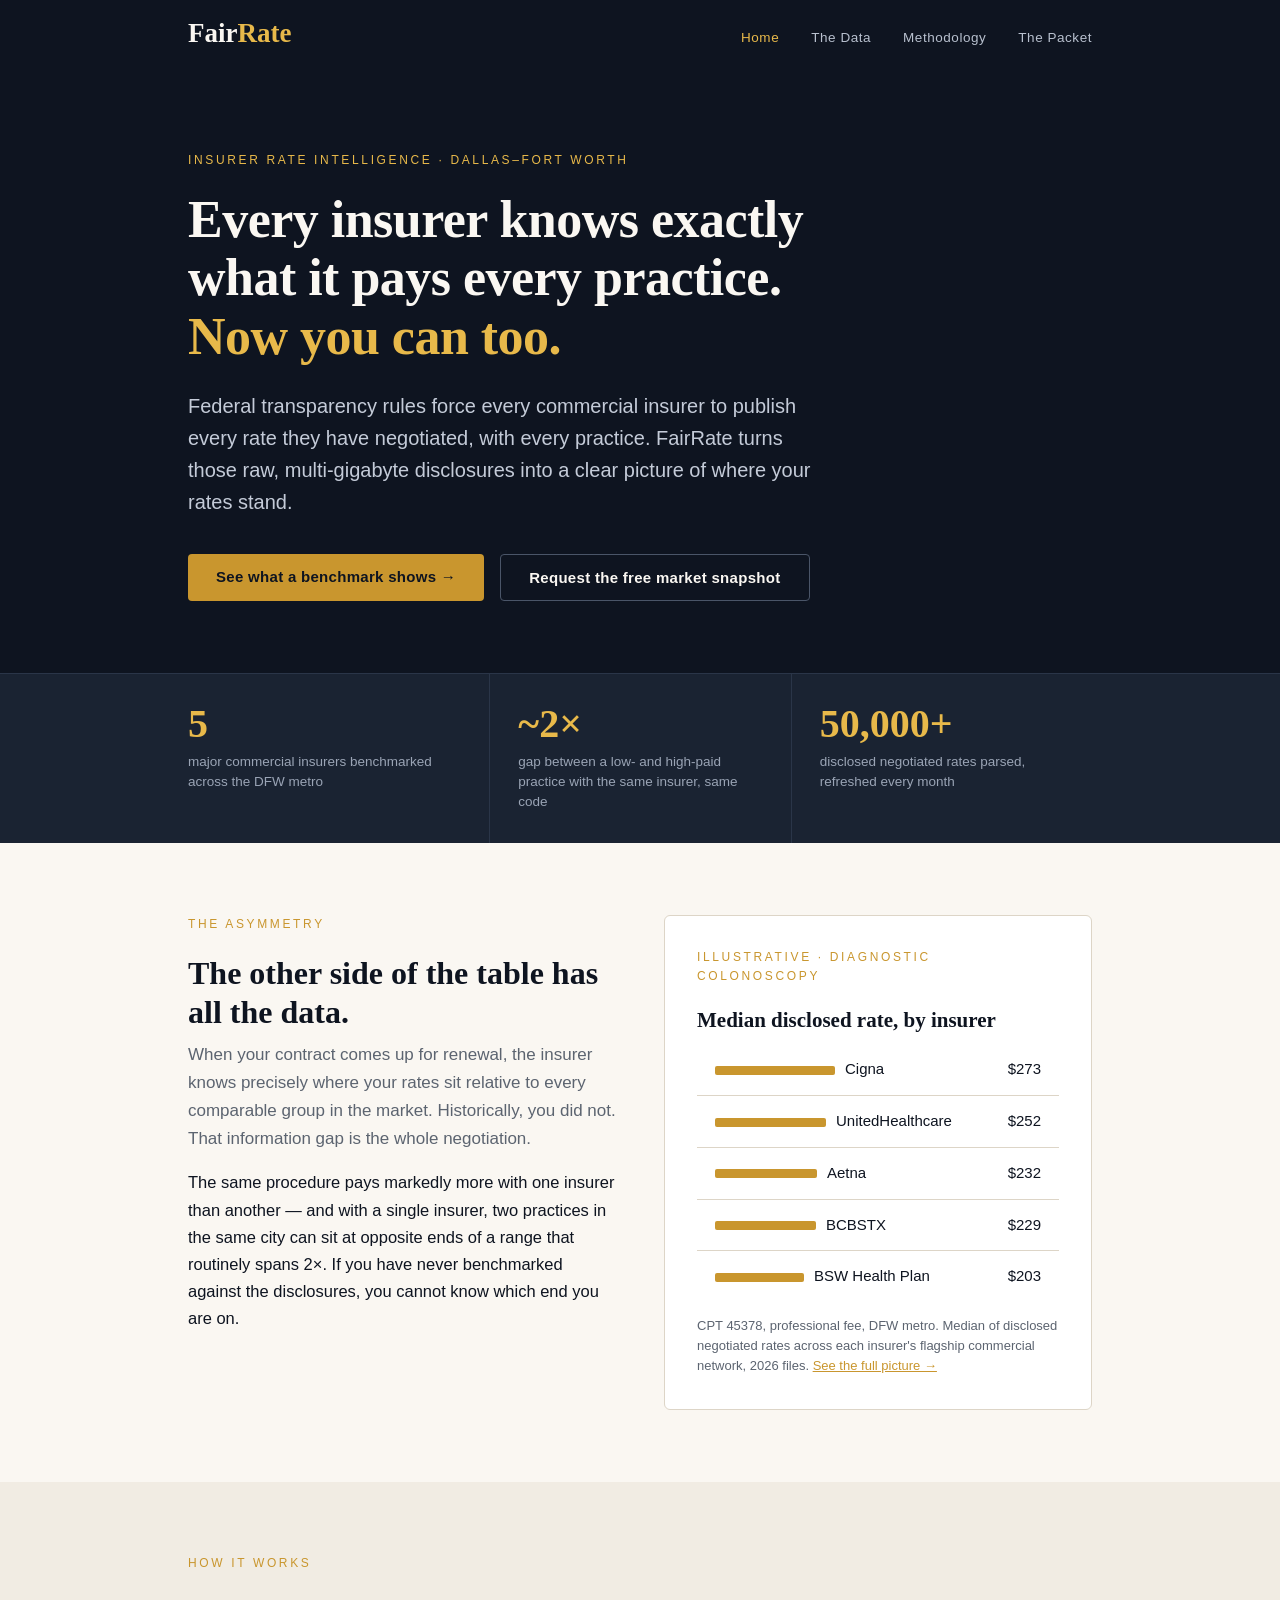
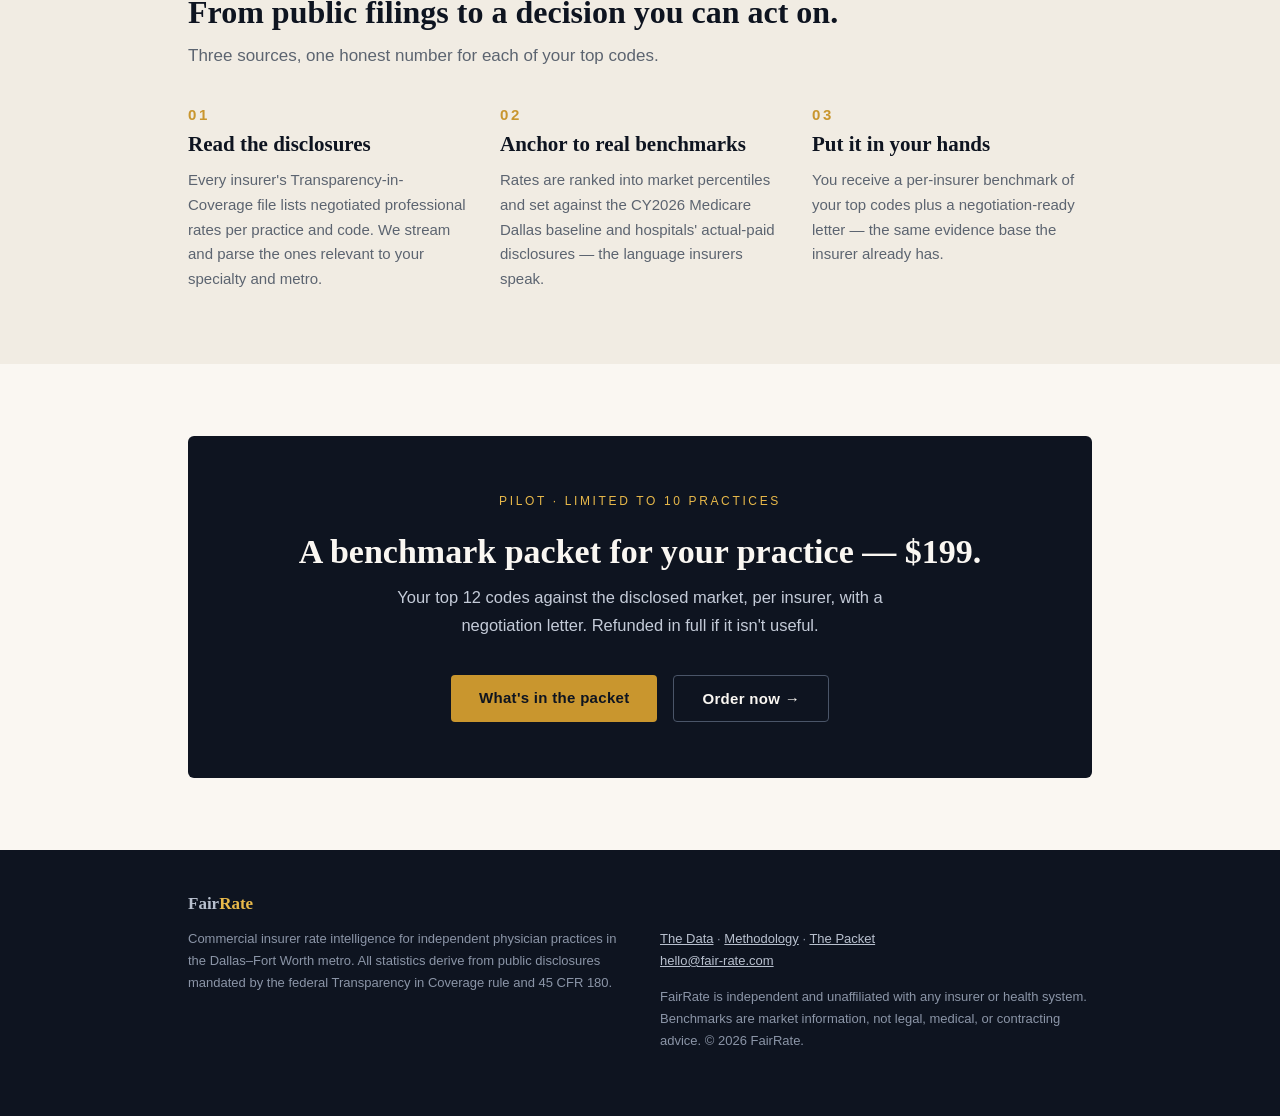
<file: index.html>
<!doctype html>
<html lang="en">
<head>
<meta charset="utf-8">
<meta name="viewport" content="width=device-width, initial-scale=1">
<title>FairRate — Commercial insurer rate benchmarks for independent DFW practices</title>
<meta name="description" content="Know what insurers actually pay. Rate benchmarks for independent Dallas–Fort Worth physician practices, built from federally mandated price-transparency disclosures.">
<meta property="og:type" content="website">
<meta property="og:site_name" content="FairRate">
<meta property="og:title" content="Every insurer knows what it pays every practice. Now you can too.">
<meta property="og:description" content="Commercial insurer rate benchmarks for independent Dallas–Fort Worth physician practices, from federally mandated price-transparency disclosures.">
<meta property="og:url" content="https://fair-rate.com/">
<meta property="og:image" content="https://fair-rate.com/og-image.png">
<meta property="og:image:width" content="1200">
<meta property="og:image:height" content="630">
<meta property="og:image:alt" content="FairRate — insurer rate intelligence for Dallas–Fort Worth practices">
<meta name="twitter:card" content="summary_large_image">
<meta name="twitter:image" content="https://fair-rate.com/og-image.png">
<link rel="stylesheet" href="styles.css">
</head>
<body>

<nav class="site"><div class="wrap">
  <a class="brand" href="/">Fair<em>Rate</em></a>
  <span class="spacer"></span>
  <a class="nl on" href="/">Home</a>
  <a class="nl" href="data.html">The Data</a>
  <a class="nl" href="methodology.html">Methodology</a>
  <a class="nl" href="packet.html">The Packet</a>
</div></nav>

<header class="hero"><div class="wrap">
  <div class="kicker">Insurer rate intelligence · Dallas–Fort Worth</div>
  <h1>Every insurer knows exactly what it pays every practice.<br><span class="hl">Now you can too.</span></h1>
  <p class="lede">Federal transparency rules force every commercial insurer to publish
  every rate they have negotiated, with every practice. FairRate turns those raw,
  multi-gigabyte disclosures into a clear picture of where your rates stand.</p>
  <div class="actions">
    <a class="btn gold" href="packet.html">See what a benchmark shows &rarr;</a>
    <a class="btn line" href="mailto:hello@fair-rate.com?subject=Send%20me%20the%20DFW%20GI%20benchmark">Request the free market snapshot</a>
  </div>
</div></header>

<div class="statband"><div class="wrap">
  <div class="stat"><div class="v">5</div><div class="l">major commercial insurers benchmarked across the DFW metro</div></div>
  <div class="stat"><div class="v">~2&times;</div><div class="l">gap between a low- and high-paid practice with the same insurer, same code</div></div>
  <div class="stat"><div class="v">50,000+</div><div class="l">disclosed negotiated rates parsed, refreshed every month</div></div>
</div></div>

<section><div class="wrap">
  <div class="cols2">
    <div>
      <div class="kicker" style="color:var(--amber)">The asymmetry</div>
      <h2 class="sec">The other side of the table has all the data.</h2>
      <p class="sub" style="margin-bottom:16px">When your contract comes up for renewal, the insurer knows precisely where your
      rates sit relative to every comparable group in the market. Historically, you did not.
      That information gap is the whole negotiation.</p>
      <p>The same procedure pays markedly more with one insurer than another — and with a single
      insurer, two practices in the same city can sit at opposite ends of a range that routinely
      spans 2&times;. If you have never benchmarked against the disclosures, you cannot know
      which end you are on.</p>
    </div>
    <div class="card">
      <div class="kicker" style="color:var(--amber)">Illustrative · diagnostic colonoscopy</div>
      <h3 style="margin-top:6px">Median disclosed rate, by insurer</h3>
      <table class="ladder" style="border:none">
        <tr><td><span class="bar" style="width:120px"></span>Cigna</td><td class="r mono">$273</td></tr>
        <tr><td><span class="bar" style="width:111px"></span>UnitedHealthcare</td><td class="r mono">$252</td></tr>
        <tr><td><span class="bar" style="width:102px"></span>Aetna</td><td class="r mono">$232</td></tr>
        <tr><td><span class="bar" style="width:101px"></span>BCBSTX</td><td class="r mono">$229</td></tr>
        <tr><td><span class="bar" style="width:89px"></span>BSW Health Plan</td><td class="r mono">$203</td></tr>
      </table>
      <p class="fine">CPT 45378, professional fee, DFW metro. Median of disclosed negotiated
      rates across each insurer's flagship commercial network, 2026 files.
      <a href="data.html">See the full picture &rarr;</a></p>
    </div>
  </div>
</div></section>

<section class="alt"><div class="wrap">
  <div class="kicker" style="color:var(--amber)">How it works</div>
  <h2 class="sec">From public filings to a decision you can act on.</h2>
  <p class="sub">Three sources, one honest number for each of your top codes.</p>
  <div class="cols3">
    <div class="step">
      <div class="n">01</div>
      <h3>Read the disclosures</h3>
      <p>Every insurer's Transparency-in-Coverage file lists negotiated professional
      rates per practice and code. We stream and parse the ones relevant to your
      specialty and metro.</p>
    </div>
    <div class="step">
      <div class="n">02</div>
      <h3>Anchor to real benchmarks</h3>
      <p>Rates are ranked into market percentiles and set against the CY2026 Medicare
      Dallas baseline and hospitals' actual-paid disclosures — the language insurers speak.</p>
    </div>
    <div class="step">
      <div class="n">03</div>
      <h3>Put it in your hands</h3>
      <p>You receive a per-insurer benchmark of your top codes plus a negotiation-ready
      letter — the same evidence base the insurer already has.</p>
    </div>
  </div>
</div></section>

<section><div class="wrap">
  <div class="card" style="background:var(--ink); color:var(--paper); border:none; text-align:center; padding:56px 40px;">
    <div class="kicker">Pilot · limited to 10 practices</div>
    <h2 class="sec" style="color:var(--paper); font-size:34px;">A benchmark packet for your practice — $199.</h2>
    <p style="color:#C4CBD8; max-width:560px; margin:12px auto 28px;">Your top 12 codes against
    the disclosed market, per insurer, with a negotiation letter. Refunded in full if it isn't useful.</p>
    <div class="actions" style="justify-content:center">
      <a class="btn gold" href="packet.html">What's in the packet</a>
      <a class="btn line" href="https://buy.stripe.com/9B69AM9zvcLVguZasfeQM00">Order now &rarr;</a>
    </div>
  </div>
</div></section>

<footer class="site"><div class="wrap">
  <a class="brand" href="/">Fair<em>Rate</em></a>
  <div class="cols2">
    <div>
      <p>Commercial insurer rate intelligence for independent physician practices in the
      Dallas–Fort Worth metro. All statistics derive from public disclosures mandated by the
      federal Transparency in Coverage rule and 45 CFR 180.</p>
    </div>
    <div>
      <p><a href="data.html">The Data</a> · <a href="methodology.html">Methodology</a> ·
      <a href="packet.html">The Packet</a><br>
      <a href="mailto:hello@fair-rate.com">hello@fair-rate.com</a></p>
      <p style="margin-top:14px">FairRate is independent and unaffiliated with any insurer or
      health system. Benchmarks are market information, not legal, medical, or contracting advice.
      &copy; 2026 FairRate.</p>
    </div>
  </div>
</div></footer>

</body>
</html>
</file>
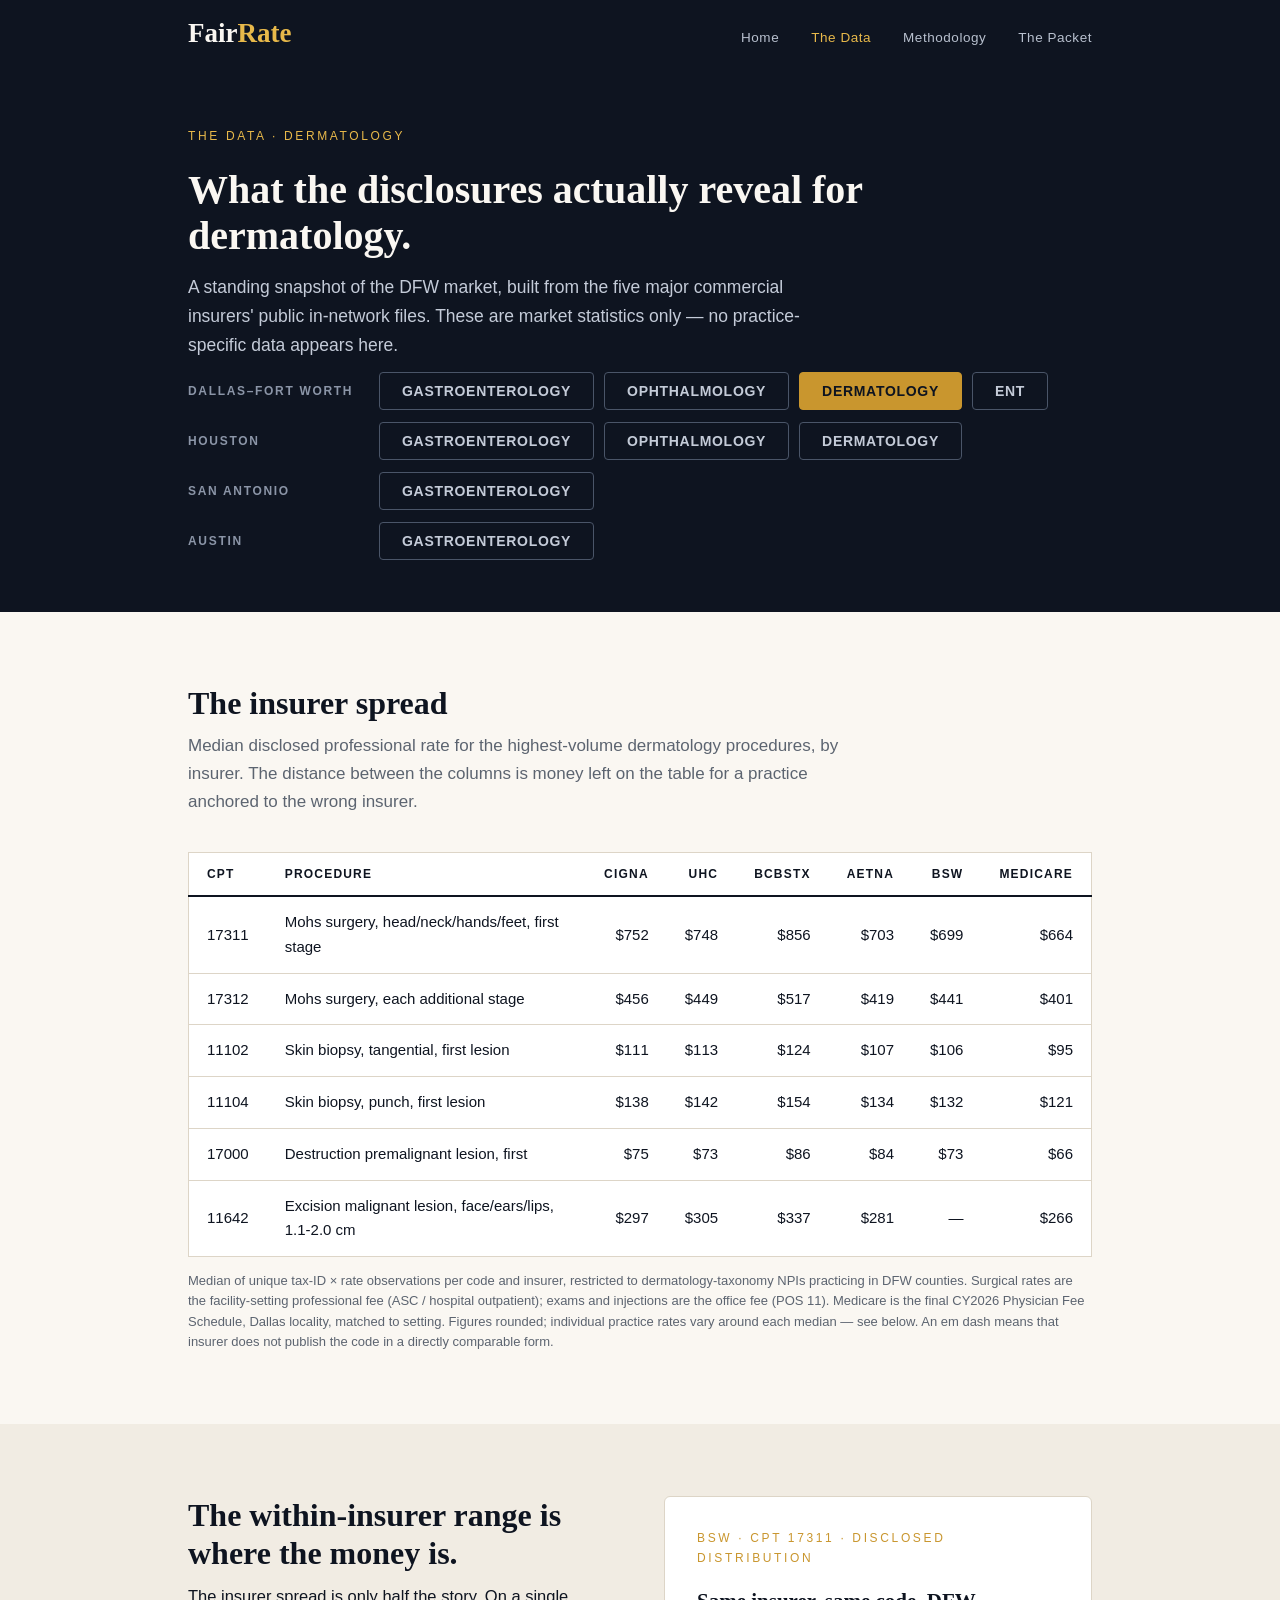
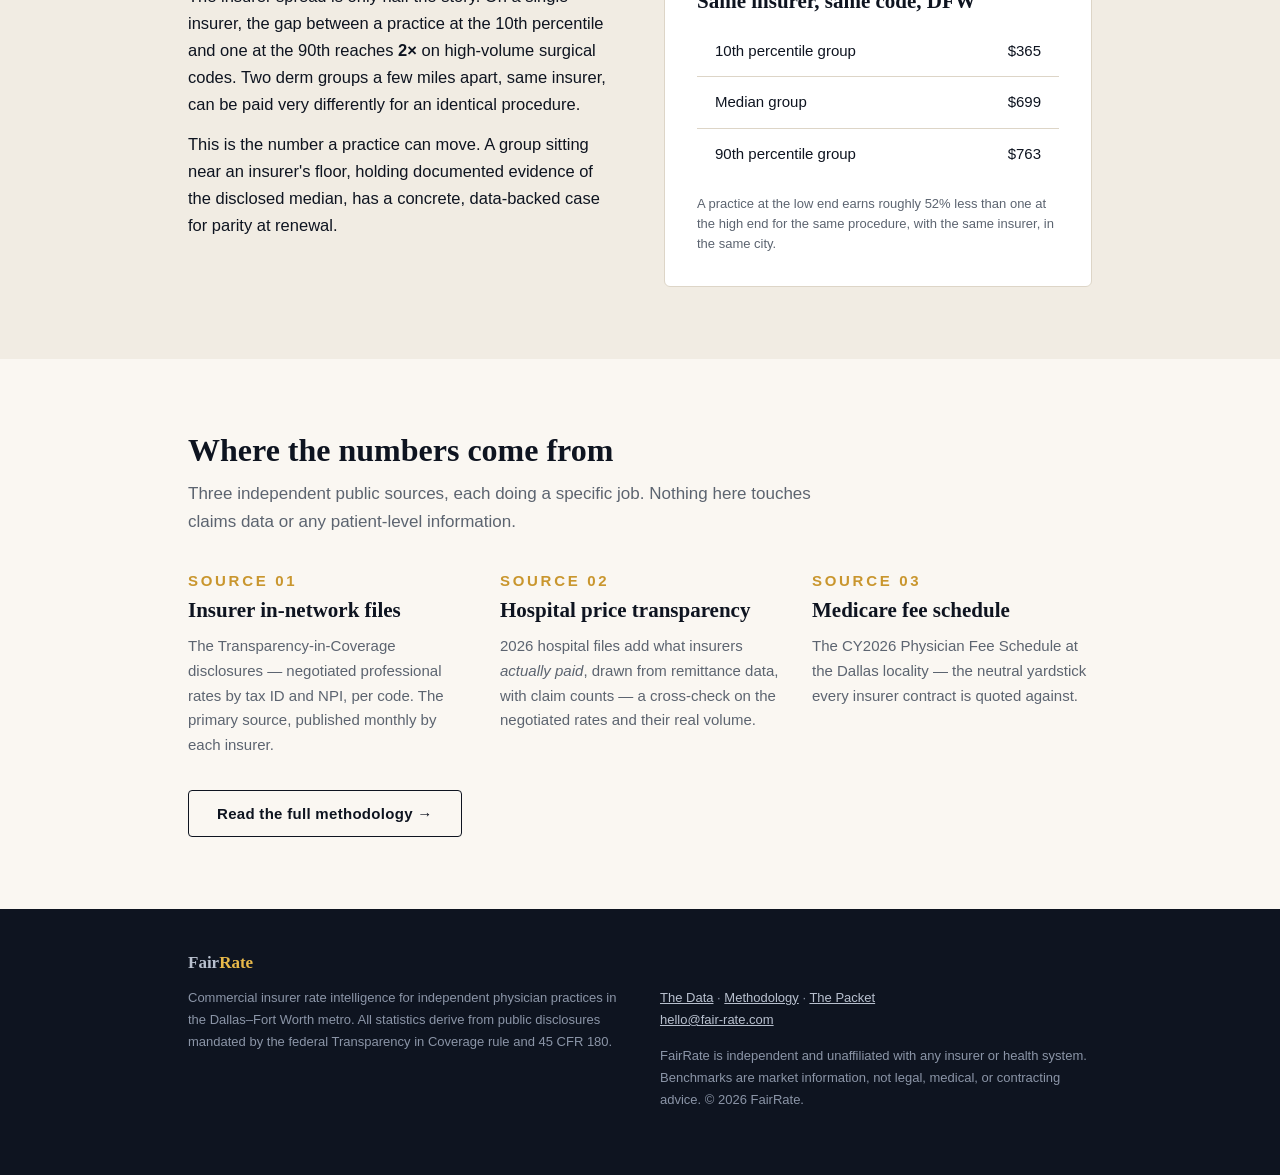
<file: data-derm.html>
<!doctype html>
<html lang="en">
<head>
<meta charset="utf-8">
<meta name="viewport" content="width=device-width, initial-scale=1">
<title>The Data · Dermatology — FairRate</title>
<meta name="description" content="What the commercial insurer disclosures reveal about DFW dermatology rates: the insurer spread, the within-insurer range, and where the numbers come from.">
<link rel="stylesheet" href="styles.css">
</head>
<body>

<nav class="site"><div class="wrap">
  <a class="brand" href="/">Fair<em>Rate</em></a>
  <span class="spacer"></span>
  <a class="nl" href="/">Home</a>
  <a class="nl on" href="data.html">The Data</a>
  <a class="nl" href="methodology.html">Methodology</a>
  <a class="nl" href="packet.html">The Packet</a>
</div></nav>

<header class="page-hero"><div class="wrap">
  <div class="kicker">The Data · Dermatology</div>
  <h1>What the disclosures actually reveal for dermatology.</h1>
  <p>A standing snapshot of the DFW market, built from the five major commercial insurers' public in-network files. These are market statistics only — no practice-specific data appears here.</p>
  <div class="spec-picker-row">
    <span class="spec-picker-metro">Dallas–Fort Worth</span>
    <div class="spec-picker">
      <a href="data.html">Gastroenterology</a>
      <a href="data-ophtho.html">Ophthalmology</a>
      <a class="on" aria-current="page" href="data-derm.html">Dermatology</a>
      <a href="data-ent.html">ENT</a>
    </div>
  </div>
  <div class="spec-picker-row">
    <span class="spec-picker-metro">Houston</span>
    <div class="spec-picker">
      <a href="data-hou-gi.html">Gastroenterology</a>
      <a href="data-hou-ophtho.html">Ophthalmology</a>
      <a href="data-hou-derm.html">Dermatology</a>
    </div>
  </div>
  <div class="spec-picker-row">
    <span class="spec-picker-metro">San Antonio</span>
    <div class="spec-picker">
      <a href="data-sat-gi.html">Gastroenterology</a>
    </div>
  </div>
  <div class="spec-picker-row">
    <span class="spec-picker-metro">Austin</span>
    <div class="spec-picker">
      <a href="data-aus-gi.html">Gastroenterology</a>
    </div>
  </div>
</div></header>

<section><div class="wrap">
  <h2 class="sec">The insurer spread</h2>
  <p class="sub">Median disclosed professional rate for the highest-volume dermatology procedures,
  by insurer. The distance between the columns is money left on the table
  for a practice anchored to the wrong insurer.</p>
  <p class="scroll-hint">Swipe the table sideways to see every insurer and Medicare &rarr;</p>
  <div class="scroll-x">
  <table class="ladder">
    <tr>
      <th>CPT</th><th>Procedure</th>
      <th class="r">Cigna</th><th class="r">UHC</th><th class="r">BCBSTX</th><th class="r">Aetna</th><th class="r">BSW</th><th class="r">Medicare</th>
    </tr>
    <tr><td class="mono">17311</td><td>Mohs surgery, head/neck/hands/feet, first stage</td>
      <td class="r mono">$752</td><td class="r mono">$748</td><td class="r mono">$856</td><td class="r mono">$703</td><td class="r mono">$699</td><td class="r mono">$664</td></tr>
    <tr><td class="mono">17312</td><td>Mohs surgery, each additional stage</td>
      <td class="r mono">$456</td><td class="r mono">$449</td><td class="r mono">$517</td><td class="r mono">$419</td><td class="r mono">$441</td><td class="r mono">$401</td></tr>
    <tr><td class="mono">11102</td><td>Skin biopsy, tangential, first lesion</td>
      <td class="r mono">$111</td><td class="r mono">$113</td><td class="r mono">$124</td><td class="r mono">$107</td><td class="r mono">$106</td><td class="r mono">$95</td></tr>
    <tr><td class="mono">11104</td><td>Skin biopsy, punch, first lesion</td>
      <td class="r mono">$138</td><td class="r mono">$142</td><td class="r mono">$154</td><td class="r mono">$134</td><td class="r mono">$132</td><td class="r mono">$121</td></tr>
    <tr><td class="mono">17000</td><td>Destruction premalignant lesion, first</td>
      <td class="r mono">$75</td><td class="r mono">$73</td><td class="r mono">$86</td><td class="r mono">$84</td><td class="r mono">$73</td><td class="r mono">$66</td></tr>
    <tr><td class="mono">11642</td><td>Excision malignant lesion, face/ears/lips, 1.1-2.0 cm</td>
      <td class="r mono">$297</td><td class="r mono">$305</td><td class="r mono">$337</td><td class="r mono">$281</td><td class="r mono">—</td><td class="r mono">$266</td></tr>
  </table>
  </div>
  <p class="fine">Median of unique tax-ID &times; rate observations per code and insurer, restricted
  to dermatology-taxonomy NPIs practicing in DFW counties. Surgical rates are the
  facility-setting professional fee (ASC / hospital outpatient); exams and injections are
  the office fee (POS 11). Medicare is the final CY2026 Physician Fee Schedule, Dallas
  locality, matched to setting. Figures rounded; individual practice rates vary around
  each median — see below. An em dash means that insurer does not publish the code in a
  directly comparable form.</p>
</div></section>

<section class="alt"><div class="wrap">
  <div class="cols2">
    <div>
      <h2 class="sec">The within-insurer range is where the money is.</h2>
      <p>The insurer spread is only half the story. On a single insurer, the gap between a
      practice at the 10th percentile and one at the 90th reaches
      <strong>2&times;</strong> on high-volume surgical codes. Two derm groups a few
      miles apart, same insurer, can be paid very differently for an identical procedure.</p>
      <p>This is the number a practice can move. A group sitting near an insurer's floor,
      holding documented evidence of the disclosed median, has a concrete, data-backed
      case for parity at renewal.</p>
    </div>
    <div class="card">
      <div class="kicker" style="color:var(--amber)">BSW · CPT 17311 · disclosed distribution</div>
      <h3 style="margin-top:6px">Same insurer, same code, DFW</h3>
      <table class="ladder" style="border:none">
        <tr><td>10th percentile group</td><td class="r mono">$365</td></tr>
        <tr><td>Median group</td><td class="r mono">$699</td></tr>
        <tr><td>90th percentile group</td><td class="r mono">$763</td></tr>
      </table>
      <p class="fine">A practice at the low end earns roughly 52% less than one at the high
      end for the same procedure, with the same insurer, in the same city.</p>
    </div>
  </div>
</div></section>

<section><div class="wrap">
  <h2 class="sec">Where the numbers come from</h2>
  <p class="sub">Three independent public sources, each doing a specific job. Nothing here
  touches claims data or any patient-level information.</p>
  <div class="cols3">
    <div class="step">
      <div class="n">SOURCE 01</div>
      <h3>Insurer in-network files</h3>
      <p>The Transparency-in-Coverage disclosures — negotiated professional rates by
      tax ID and NPI, per code. The primary source, published monthly by each insurer.</p>
    </div>
    <div class="step">
      <div class="n">SOURCE 02</div>
      <h3>Hospital price transparency</h3>
      <p>2026 hospital files add what insurers <em>actually paid</em>, drawn from remittance
      data, with claim counts — a cross-check on the negotiated rates and their real volume.</p>
    </div>
    <div class="step">
      <div class="n">SOURCE 03</div>
      <h3>Medicare fee schedule</h3>
      <p>The CY2026 Physician Fee Schedule at the Dallas locality — the neutral yardstick
      every insurer contract is quoted against.</p>
    </div>
  </div>
  <p style="margin-top:32px"><a class="btn dline" href="methodology.html">Read the full methodology &rarr;</a></p>
</div></section>

<footer class="site"><div class="wrap">
  <a class="brand" href="/">Fair<em>Rate</em></a>
  <div class="cols2">
    <div><p>Commercial insurer rate intelligence for independent physician practices in
      the Dallas–Fort Worth metro. All statistics derive from public disclosures mandated by the
      federal Transparency in Coverage rule and 45 CFR 180.</p></div>
    <div><p><a href="data.html">The Data</a> · <a href="methodology.html">Methodology</a> ·
      <a href="packet.html">The Packet</a><br><a href="mailto:hello@fair-rate.com">hello@fair-rate.com</a></p>
      <p style="margin-top:14px">FairRate is independent and unaffiliated with any insurer or
      health system. Benchmarks are market information, not legal, medical, or contracting advice.
      &copy; 2026 FairRate.</p></div>
  </div>
</div></footer>

</body>
</html>
</file>
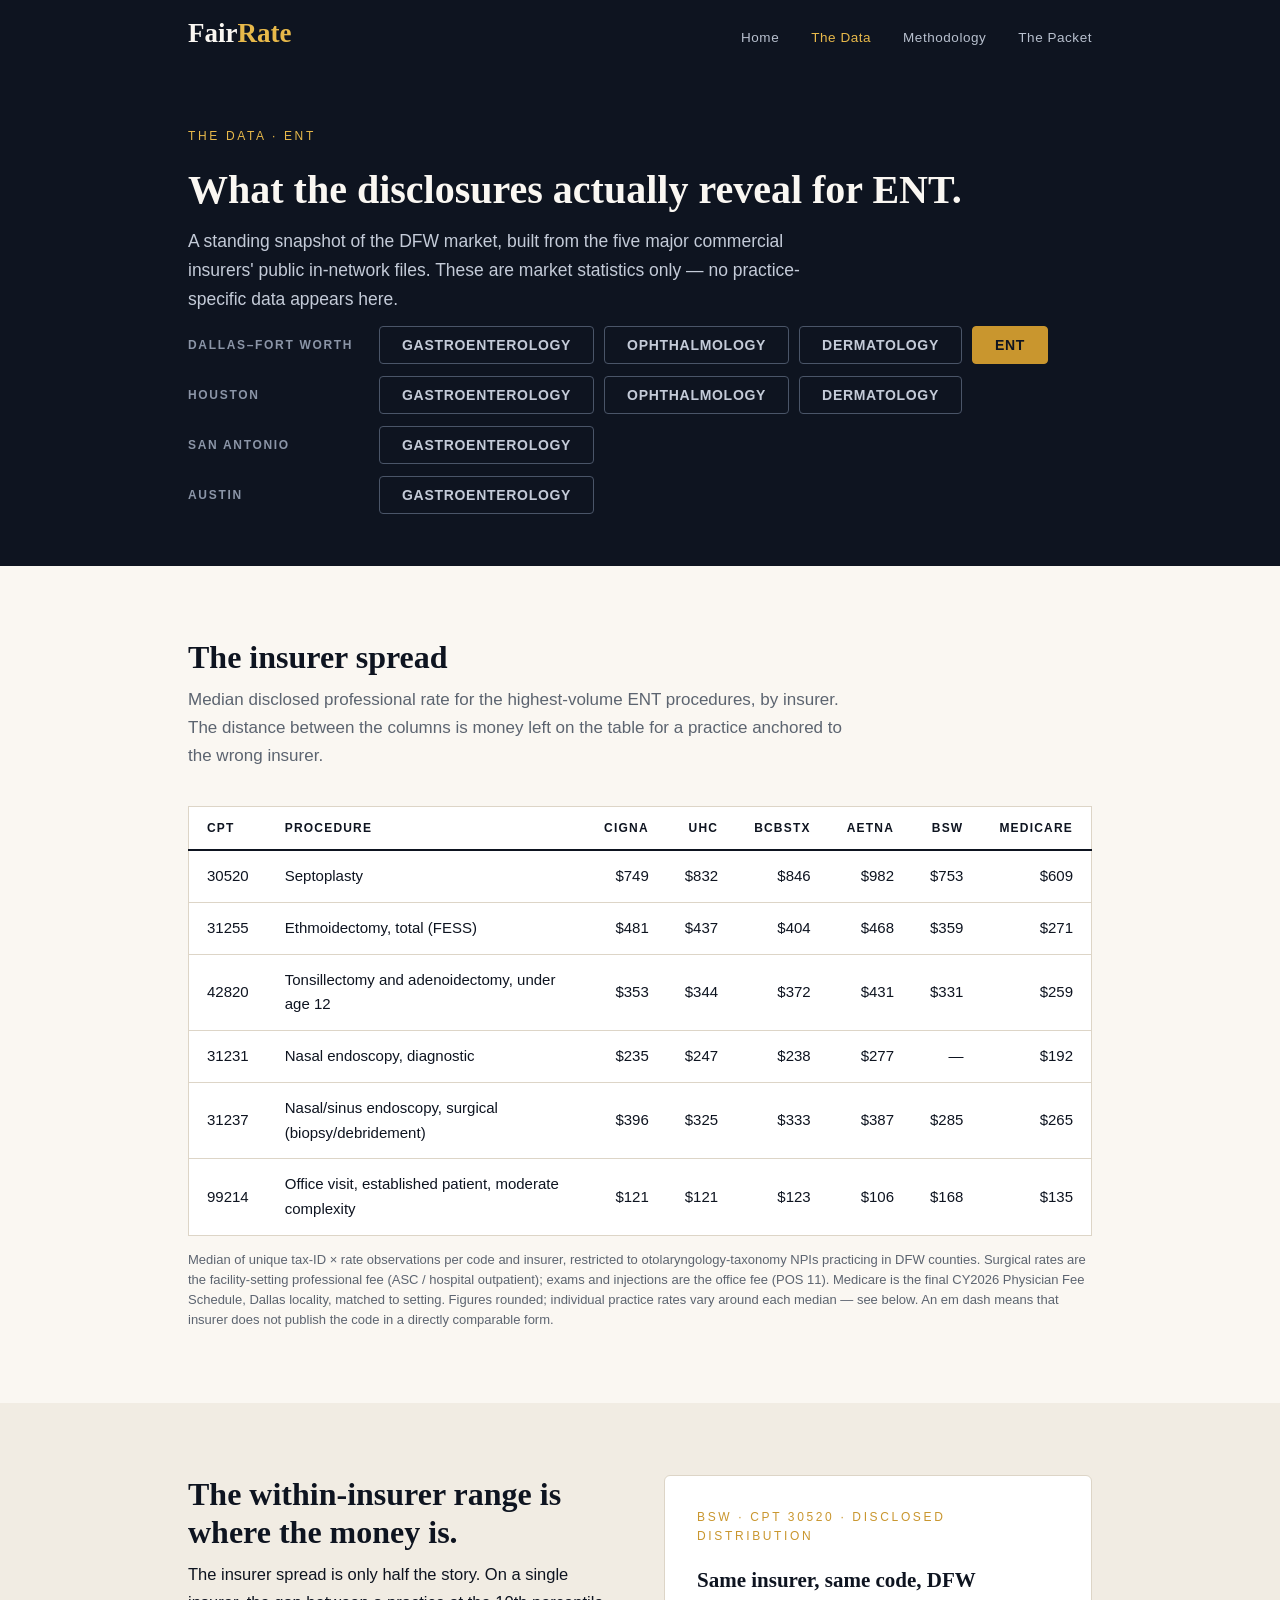
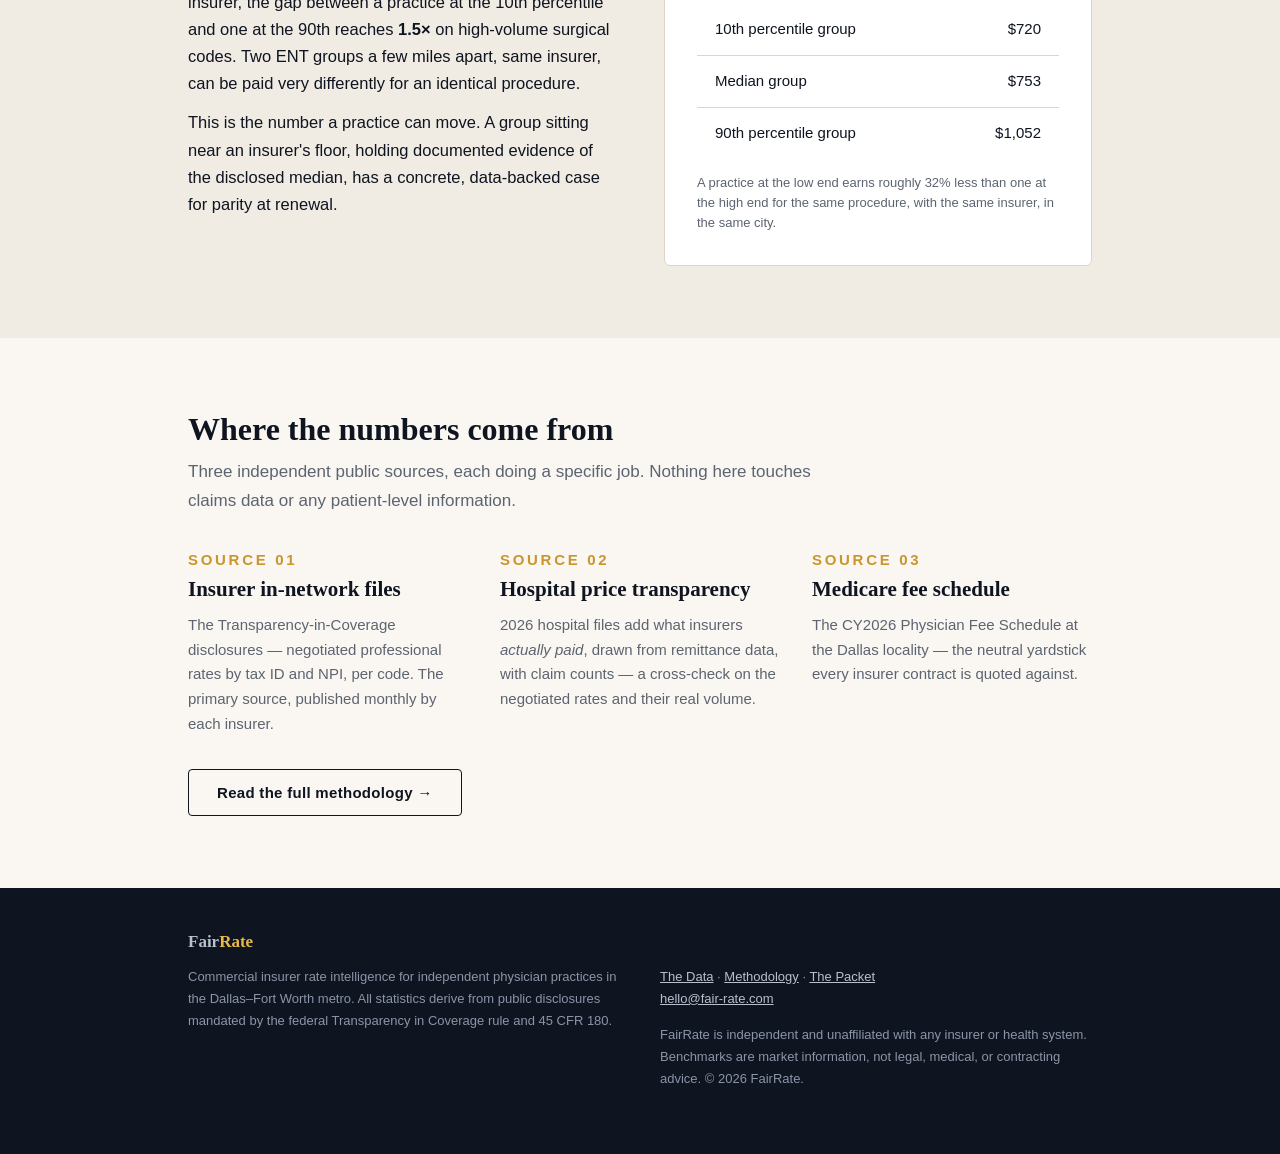
<file: data-ent.html>
<!doctype html>
<html lang="en">
<head>
<meta charset="utf-8">
<meta name="viewport" content="width=device-width, initial-scale=1">
<title>The Data · ENT — FairRate</title>
<meta name="description" content="What the commercial insurer disclosures reveal about DFW otolaryngology rates: the insurer spread, the within-insurer range, and where the numbers come from.">
<link rel="stylesheet" href="styles.css">
</head>
<body>

<nav class="site"><div class="wrap">
  <a class="brand" href="/">Fair<em>Rate</em></a>
  <span class="spacer"></span>
  <a class="nl" href="/">Home</a>
  <a class="nl on" href="data.html">The Data</a>
  <a class="nl" href="methodology.html">Methodology</a>
  <a class="nl" href="packet.html">The Packet</a>
</div></nav>

<header class="page-hero"><div class="wrap">
  <div class="kicker">The Data · ENT</div>
  <h1>What the disclosures actually reveal for ENT.</h1>
  <p>A standing snapshot of the DFW market, built from the five major commercial insurers' public in-network files. These are market statistics only — no practice-specific data appears here.</p>
  <div class="spec-picker-row">
    <span class="spec-picker-metro">Dallas–Fort Worth</span>
    <div class="spec-picker">
      <a href="data.html">Gastroenterology</a>
      <a href="data-ophtho.html">Ophthalmology</a>
      <a href="data-derm.html">Dermatology</a>
      <a class="on" aria-current="page" href="data-ent.html">ENT</a>
    </div>
  </div>
  <div class="spec-picker-row">
    <span class="spec-picker-metro">Houston</span>
    <div class="spec-picker">
      <a href="data-hou-gi.html">Gastroenterology</a>
      <a href="data-hou-ophtho.html">Ophthalmology</a>
      <a href="data-hou-derm.html">Dermatology</a>
    </div>
  </div>
  <div class="spec-picker-row">
    <span class="spec-picker-metro">San Antonio</span>
    <div class="spec-picker">
      <a href="data-sat-gi.html">Gastroenterology</a>
    </div>
  </div>
  <div class="spec-picker-row">
    <span class="spec-picker-metro">Austin</span>
    <div class="spec-picker">
      <a href="data-aus-gi.html">Gastroenterology</a>
    </div>
  </div>
</div></header>

<section><div class="wrap">
  <h2 class="sec">The insurer spread</h2>
  <p class="sub">Median disclosed professional rate for the highest-volume ENT procedures,
  by insurer. The distance between the columns is money left on the table
  for a practice anchored to the wrong insurer.</p>
  <p class="scroll-hint">Swipe the table sideways to see every insurer and Medicare &rarr;</p>
  <div class="scroll-x">
  <table class="ladder">
    <tr>
      <th>CPT</th><th>Procedure</th>
      <th class="r">Cigna</th><th class="r">UHC</th><th class="r">BCBSTX</th><th class="r">Aetna</th><th class="r">BSW</th><th class="r">Medicare</th>
    </tr>
    <tr><td class="mono">30520</td><td>Septoplasty</td>
      <td class="r mono">$749</td><td class="r mono">$832</td><td class="r mono">$846</td><td class="r mono">$982</td><td class="r mono">$753</td><td class="r mono">$609</td></tr>
    <tr><td class="mono">31255</td><td>Ethmoidectomy, total (FESS)</td>
      <td class="r mono">$481</td><td class="r mono">$437</td><td class="r mono">$404</td><td class="r mono">$468</td><td class="r mono">$359</td><td class="r mono">$271</td></tr>
    <tr><td class="mono">42820</td><td>Tonsillectomy and adenoidectomy, under age 12</td>
      <td class="r mono">$353</td><td class="r mono">$344</td><td class="r mono">$372</td><td class="r mono">$431</td><td class="r mono">$331</td><td class="r mono">$259</td></tr>
    <tr><td class="mono">31231</td><td>Nasal endoscopy, diagnostic</td>
      <td class="r mono">$235</td><td class="r mono">$247</td><td class="r mono">$238</td><td class="r mono">$277</td><td class="r mono">—</td><td class="r mono">$192</td></tr>
    <tr><td class="mono">31237</td><td>Nasal/sinus endoscopy, surgical (biopsy/debridement)</td>
      <td class="r mono">$396</td><td class="r mono">$325</td><td class="r mono">$333</td><td class="r mono">$387</td><td class="r mono">$285</td><td class="r mono">$265</td></tr>
    <tr><td class="mono">99214</td><td>Office visit, established patient, moderate complexity</td>
      <td class="r mono">$121</td><td class="r mono">$121</td><td class="r mono">$123</td><td class="r mono">$106</td><td class="r mono">$168</td><td class="r mono">$135</td></tr>
  </table>
  </div>
  <p class="fine">Median of unique tax-ID &times; rate observations per code and insurer, restricted
  to otolaryngology-taxonomy NPIs practicing in DFW counties. Surgical rates are the
  facility-setting professional fee (ASC / hospital outpatient); exams and injections are
  the office fee (POS 11). Medicare is the final CY2026 Physician Fee Schedule, Dallas
  locality, matched to setting. Figures rounded; individual practice rates vary around
  each median — see below. An em dash means that insurer does not publish the code in a
  directly comparable form.</p>
</div></section>

<section class="alt"><div class="wrap">
  <div class="cols2">
    <div>
      <h2 class="sec">The within-insurer range is where the money is.</h2>
      <p>The insurer spread is only half the story. On a single insurer, the gap between a
      practice at the 10th percentile and one at the 90th reaches
      <strong>1.5&times;</strong> on high-volume surgical codes. Two ENT groups a few
      miles apart, same insurer, can be paid very differently for an identical procedure.</p>
      <p>This is the number a practice can move. A group sitting near an insurer's floor,
      holding documented evidence of the disclosed median, has a concrete, data-backed
      case for parity at renewal.</p>
    </div>
    <div class="card">
      <div class="kicker" style="color:var(--amber)">BSW · CPT 30520 · disclosed distribution</div>
      <h3 style="margin-top:6px">Same insurer, same code, DFW</h3>
      <table class="ladder" style="border:none">
        <tr><td>10th percentile group</td><td class="r mono">$720</td></tr>
        <tr><td>Median group</td><td class="r mono">$753</td></tr>
        <tr><td>90th percentile group</td><td class="r mono">$1,052</td></tr>
      </table>
      <p class="fine">A practice at the low end earns roughly 32% less than one at the high
      end for the same procedure, with the same insurer, in the same city.</p>
    </div>
  </div>
</div></section>

<section><div class="wrap">
  <h2 class="sec">Where the numbers come from</h2>
  <p class="sub">Three independent public sources, each doing a specific job. Nothing here
  touches claims data or any patient-level information.</p>
  <div class="cols3">
    <div class="step">
      <div class="n">SOURCE 01</div>
      <h3>Insurer in-network files</h3>
      <p>The Transparency-in-Coverage disclosures — negotiated professional rates by
      tax ID and NPI, per code. The primary source, published monthly by each insurer.</p>
    </div>
    <div class="step">
      <div class="n">SOURCE 02</div>
      <h3>Hospital price transparency</h3>
      <p>2026 hospital files add what insurers <em>actually paid</em>, drawn from remittance
      data, with claim counts — a cross-check on the negotiated rates and their real volume.</p>
    </div>
    <div class="step">
      <div class="n">SOURCE 03</div>
      <h3>Medicare fee schedule</h3>
      <p>The CY2026 Physician Fee Schedule at the Dallas locality — the neutral yardstick
      every insurer contract is quoted against.</p>
    </div>
  </div>
  <p style="margin-top:32px"><a class="btn dline" href="methodology.html">Read the full methodology &rarr;</a></p>
</div></section>

<footer class="site"><div class="wrap">
  <a class="brand" href="/">Fair<em>Rate</em></a>
  <div class="cols2">
    <div><p>Commercial insurer rate intelligence for independent physician practices in
      the Dallas–Fort Worth metro. All statistics derive from public disclosures mandated by the
      federal Transparency in Coverage rule and 45 CFR 180.</p></div>
    <div><p><a href="data.html">The Data</a> · <a href="methodology.html">Methodology</a> ·
      <a href="packet.html">The Packet</a><br><a href="mailto:hello@fair-rate.com">hello@fair-rate.com</a></p>
      <p style="margin-top:14px">FairRate is independent and unaffiliated with any insurer or
      health system. Benchmarks are market information, not legal, medical, or contracting advice.
      &copy; 2026 FairRate.</p></div>
  </div>
</div></footer>

</body>
</html>
</file>
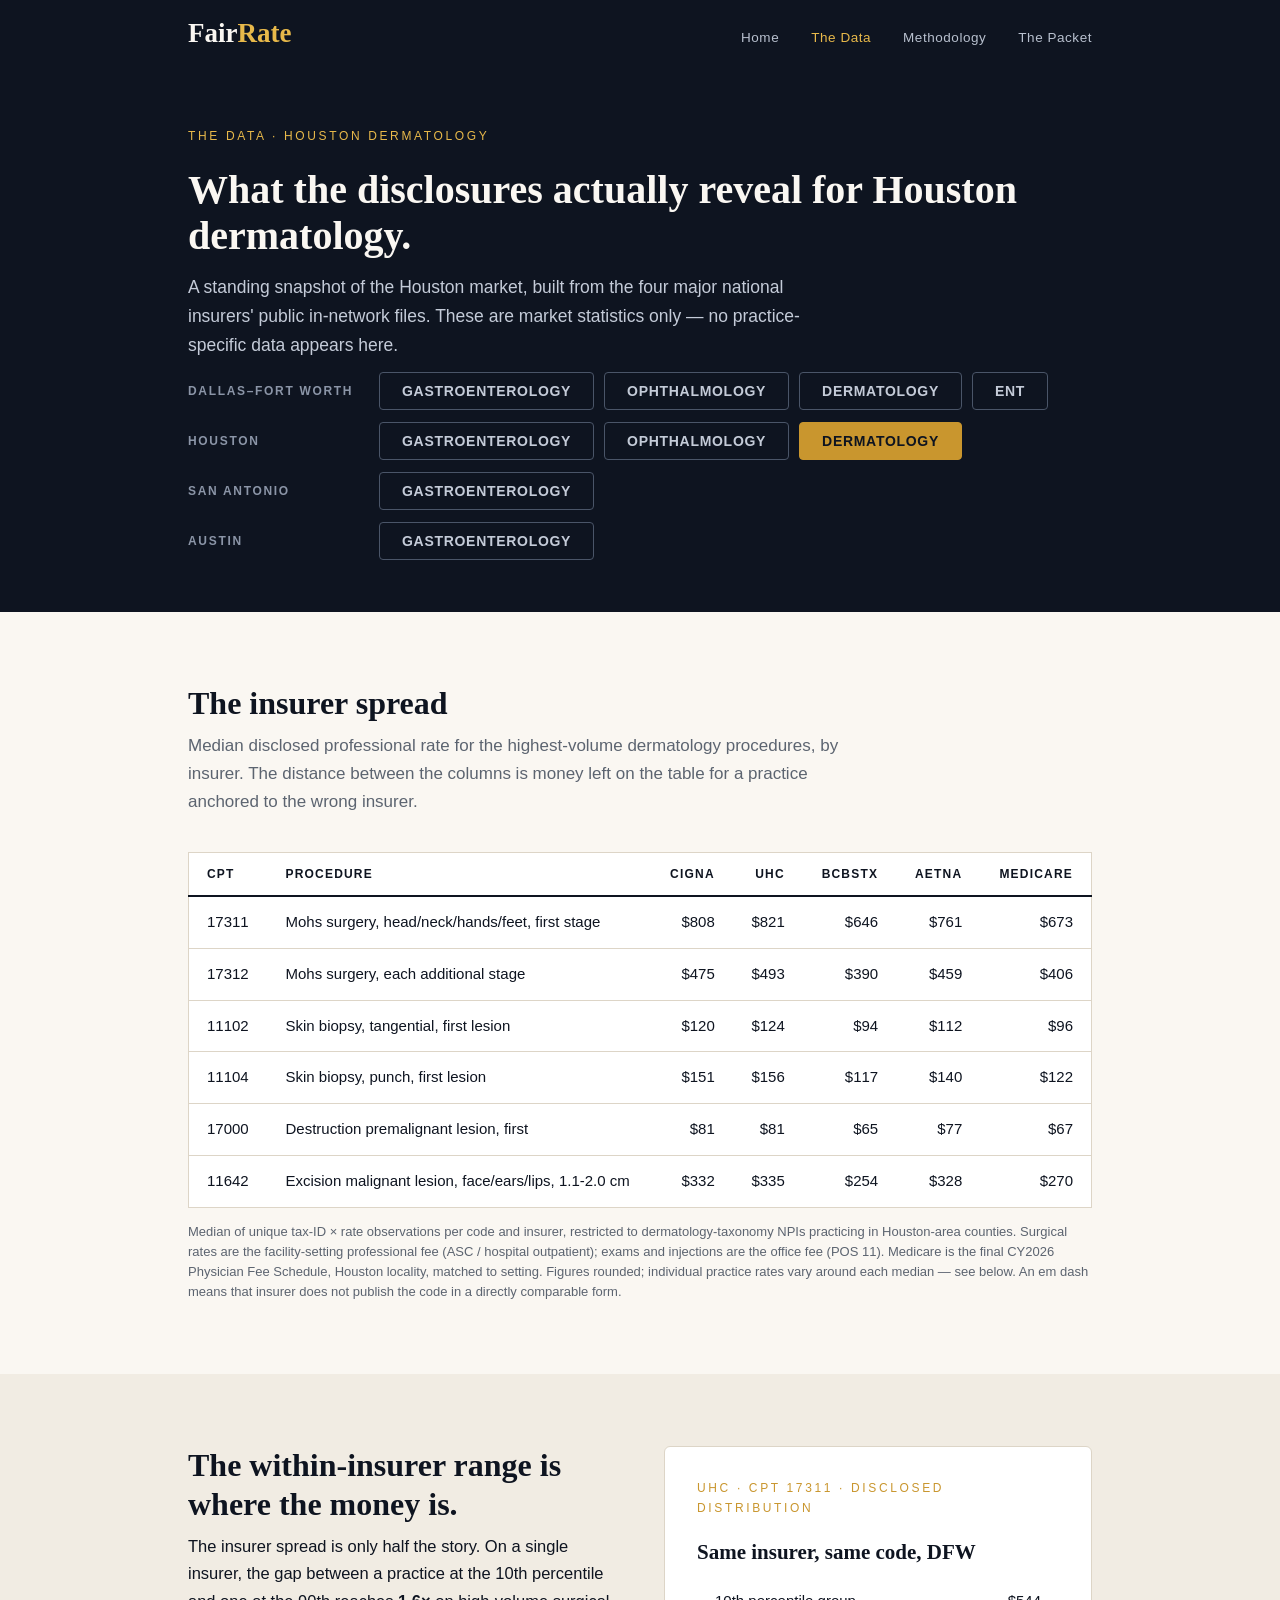
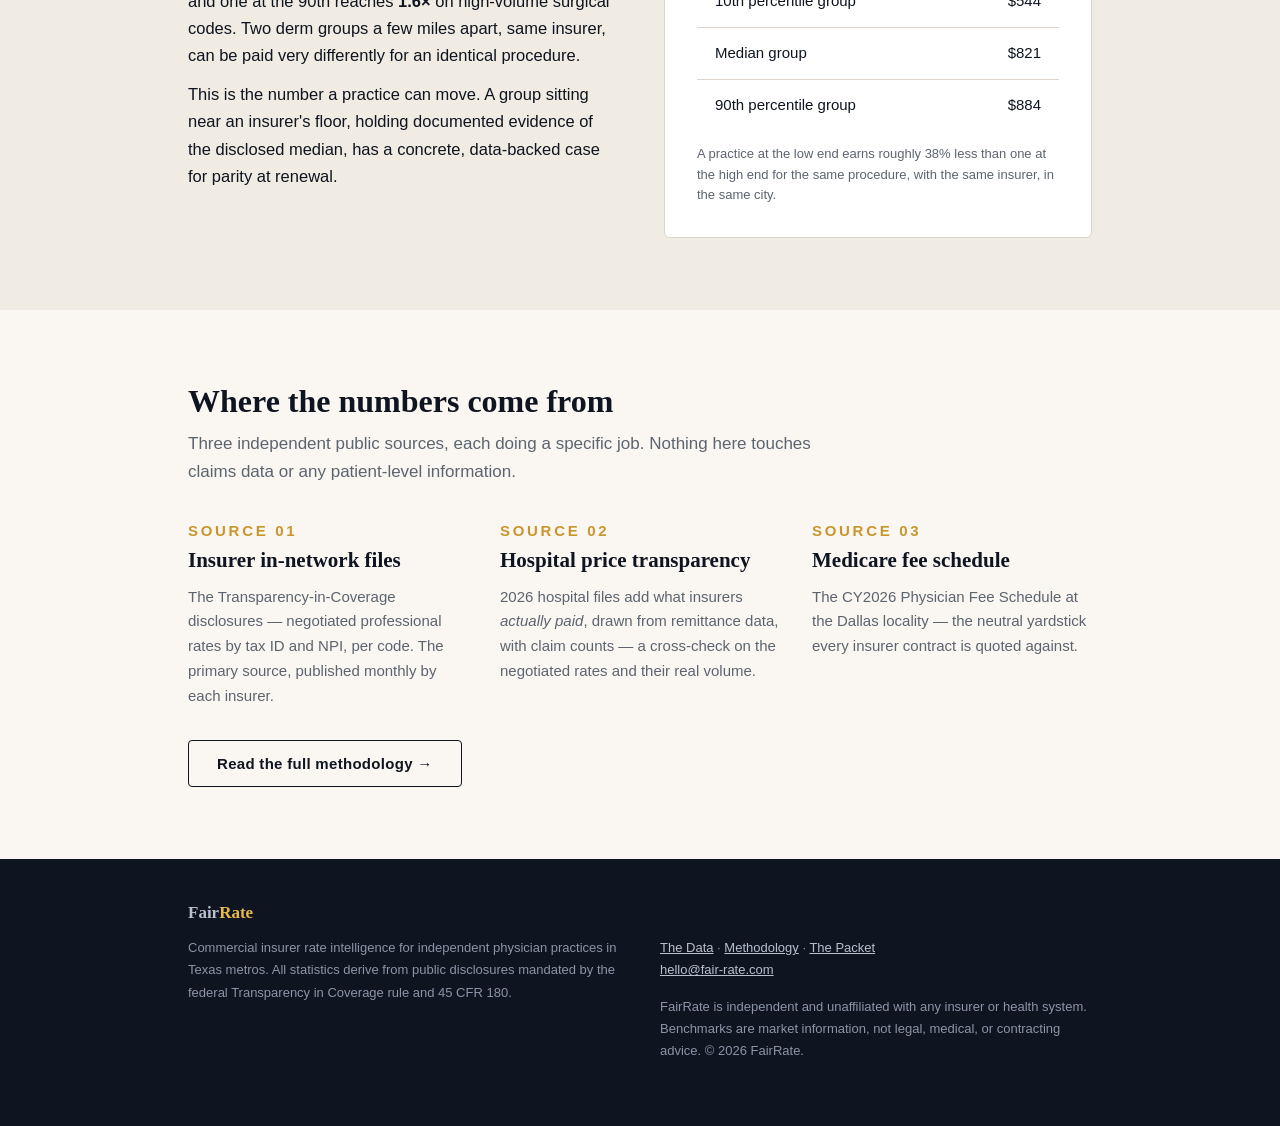
<file: data-hou-derm.html>
<!doctype html>
<html lang="en">
<head>
<meta charset="utf-8">
<meta name="viewport" content="width=device-width, initial-scale=1">
<title>The Data · Houston Dermatology — FairRate</title>
<meta name="description" content="What the commercial insurer disclosures reveal about DFW dermatology_hou rates: the insurer spread, the within-insurer range, and where the numbers come from.">
<link rel="stylesheet" href="styles.css">
</head>
<body>

<nav class="site"><div class="wrap">
  <a class="brand" href="/">Fair<em>Rate</em></a>
  <span class="spacer"></span>
  <a class="nl" href="/">Home</a>
  <a class="nl on" href="data.html">The Data</a>
  <a class="nl" href="methodology.html">Methodology</a>
  <a class="nl" href="packet.html">The Packet</a>
</div></nav>

<header class="page-hero"><div class="wrap">
  <div class="kicker">The Data · Houston dermatology</div>
  <h1>What the disclosures actually reveal for Houston dermatology.</h1>
  <p>A standing snapshot of the Houston market, built from the four major national insurers' public in-network files. These are market statistics only — no practice-specific data appears here.</p>
  <div class="spec-picker-row">
    <span class="spec-picker-metro">Dallas–Fort Worth</span>
    <div class="spec-picker">
      <a href="data.html">Gastroenterology</a>
      <a href="data-ophtho.html">Ophthalmology</a>
      <a href="data-derm.html">Dermatology</a>
      <a href="data-ent.html">ENT</a>
    </div>
  </div>
  <div class="spec-picker-row">
    <span class="spec-picker-metro">Houston</span>
    <div class="spec-picker">
      <a href="data-hou-gi.html">Gastroenterology</a>
      <a href="data-hou-ophtho.html">Ophthalmology</a>
      <a class="on" aria-current="page" href="data-hou-derm.html">Dermatology</a>
    </div>
  </div>
  <div class="spec-picker-row">
    <span class="spec-picker-metro">San Antonio</span>
    <div class="spec-picker">
      <a href="data-sat-gi.html">Gastroenterology</a>
    </div>
  </div>
  <div class="spec-picker-row">
    <span class="spec-picker-metro">Austin</span>
    <div class="spec-picker">
      <a href="data-aus-gi.html">Gastroenterology</a>
    </div>
  </div>
</div></header>

<section><div class="wrap">
  <h2 class="sec">The insurer spread</h2>
  <p class="sub">Median disclosed professional rate for the highest-volume dermatology procedures,
  by insurer. The distance between the columns is money left on the table
  for a practice anchored to the wrong insurer.</p>
  <p class="scroll-hint">Swipe the table sideways to see every insurer and Medicare &rarr;</p>
  <div class="scroll-x">
  <table class="ladder">
    <tr>
      <th>CPT</th><th>Procedure</th>
      <th class="r">Cigna</th><th class="r">UHC</th><th class="r">BCBSTX</th><th class="r">Aetna</th><th class="r">Medicare</th>
    </tr>
    <tr><td class="mono">17311</td><td>Mohs surgery, head/neck/hands/feet, first stage</td>
      <td class="r mono">$808</td><td class="r mono">$821</td><td class="r mono">$646</td><td class="r mono">$761</td><td class="r mono">$673</td></tr>
    <tr><td class="mono">17312</td><td>Mohs surgery, each additional stage</td>
      <td class="r mono">$475</td><td class="r mono">$493</td><td class="r mono">$390</td><td class="r mono">$459</td><td class="r mono">$406</td></tr>
    <tr><td class="mono">11102</td><td>Skin biopsy, tangential, first lesion</td>
      <td class="r mono">$120</td><td class="r mono">$124</td><td class="r mono">$94</td><td class="r mono">$112</td><td class="r mono">$96</td></tr>
    <tr><td class="mono">11104</td><td>Skin biopsy, punch, first lesion</td>
      <td class="r mono">$151</td><td class="r mono">$156</td><td class="r mono">$117</td><td class="r mono">$140</td><td class="r mono">$122</td></tr>
    <tr><td class="mono">17000</td><td>Destruction premalignant lesion, first</td>
      <td class="r mono">$81</td><td class="r mono">$81</td><td class="r mono">$65</td><td class="r mono">$77</td><td class="r mono">$67</td></tr>
    <tr><td class="mono">11642</td><td>Excision malignant lesion, face/ears/lips, 1.1-2.0 cm</td>
      <td class="r mono">$332</td><td class="r mono">$335</td><td class="r mono">$254</td><td class="r mono">$328</td><td class="r mono">$270</td></tr>
  </table>
  </div>
  <p class="fine">Median of unique tax-ID &times; rate observations per code and insurer, restricted
  to dermatology-taxonomy NPIs practicing in Houston-area counties. Surgical rates are the
  facility-setting professional fee (ASC / hospital outpatient); exams and injections are
  the office fee (POS 11). Medicare is the final CY2026 Physician Fee Schedule, Houston
  locality, matched to setting. Figures rounded; individual practice rates vary around
  each median — see below. An em dash means that insurer does not publish the code in a
  directly comparable form.</p>
</div></section>

<section class="alt"><div class="wrap">
  <div class="cols2">
    <div>
      <h2 class="sec">The within-insurer range is where the money is.</h2>
      <p>The insurer spread is only half the story. On a single insurer, the gap between a
      practice at the 10th percentile and one at the 90th reaches
      <strong>1.6&times;</strong> on high-volume surgical codes. Two derm groups a few
      miles apart, same insurer, can be paid very differently for an identical procedure.</p>
      <p>This is the number a practice can move. A group sitting near an insurer's floor,
      holding documented evidence of the disclosed median, has a concrete, data-backed
      case for parity at renewal.</p>
    </div>
    <div class="card">
      <div class="kicker" style="color:var(--amber)">UHC · CPT 17311 · disclosed distribution</div>
      <h3 style="margin-top:6px">Same insurer, same code, DFW</h3>
      <table class="ladder" style="border:none">
        <tr><td>10th percentile group</td><td class="r mono">$544</td></tr>
        <tr><td>Median group</td><td class="r mono">$821</td></tr>
        <tr><td>90th percentile group</td><td class="r mono">$884</td></tr>
      </table>
      <p class="fine">A practice at the low end earns roughly 38% less than one at the high
      end for the same procedure, with the same insurer, in the same city.</p>
    </div>
  </div>
</div></section>

<section><div class="wrap">
  <h2 class="sec">Where the numbers come from</h2>
  <p class="sub">Three independent public sources, each doing a specific job. Nothing here
  touches claims data or any patient-level information.</p>
  <div class="cols3">
    <div class="step">
      <div class="n">SOURCE 01</div>
      <h3>Insurer in-network files</h3>
      <p>The Transparency-in-Coverage disclosures — negotiated professional rates by
      tax ID and NPI, per code. The primary source, published monthly by each insurer.</p>
    </div>
    <div class="step">
      <div class="n">SOURCE 02</div>
      <h3>Hospital price transparency</h3>
      <p>2026 hospital files add what insurers <em>actually paid</em>, drawn from remittance
      data, with claim counts — a cross-check on the negotiated rates and their real volume.</p>
    </div>
    <div class="step">
      <div class="n">SOURCE 03</div>
      <h3>Medicare fee schedule</h3>
      <p>The CY2026 Physician Fee Schedule at the Dallas locality — the neutral yardstick
      every insurer contract is quoted against.</p>
    </div>
  </div>
  <p style="margin-top:32px"><a class="btn dline" href="methodology.html">Read the full methodology &rarr;</a></p>
</div></section>

<footer class="site"><div class="wrap">
  <a class="brand" href="/">Fair<em>Rate</em></a>
  <div class="cols2">
    <div><p>Commercial insurer rate intelligence for independent physician practices in
      Texas metros. All statistics derive from public disclosures mandated by the
      federal Transparency in Coverage rule and 45 CFR 180.</p></div>
    <div><p><a href="data.html">The Data</a> · <a href="methodology.html">Methodology</a> ·
      <a href="packet.html">The Packet</a><br><a href="mailto:hello@fair-rate.com">hello@fair-rate.com</a></p>
      <p style="margin-top:14px">FairRate is independent and unaffiliated with any insurer or
      health system. Benchmarks are market information, not legal, medical, or contracting advice.
      &copy; 2026 FairRate.</p></div>
  </div>
</div></footer>

</body>
</html>
</file>
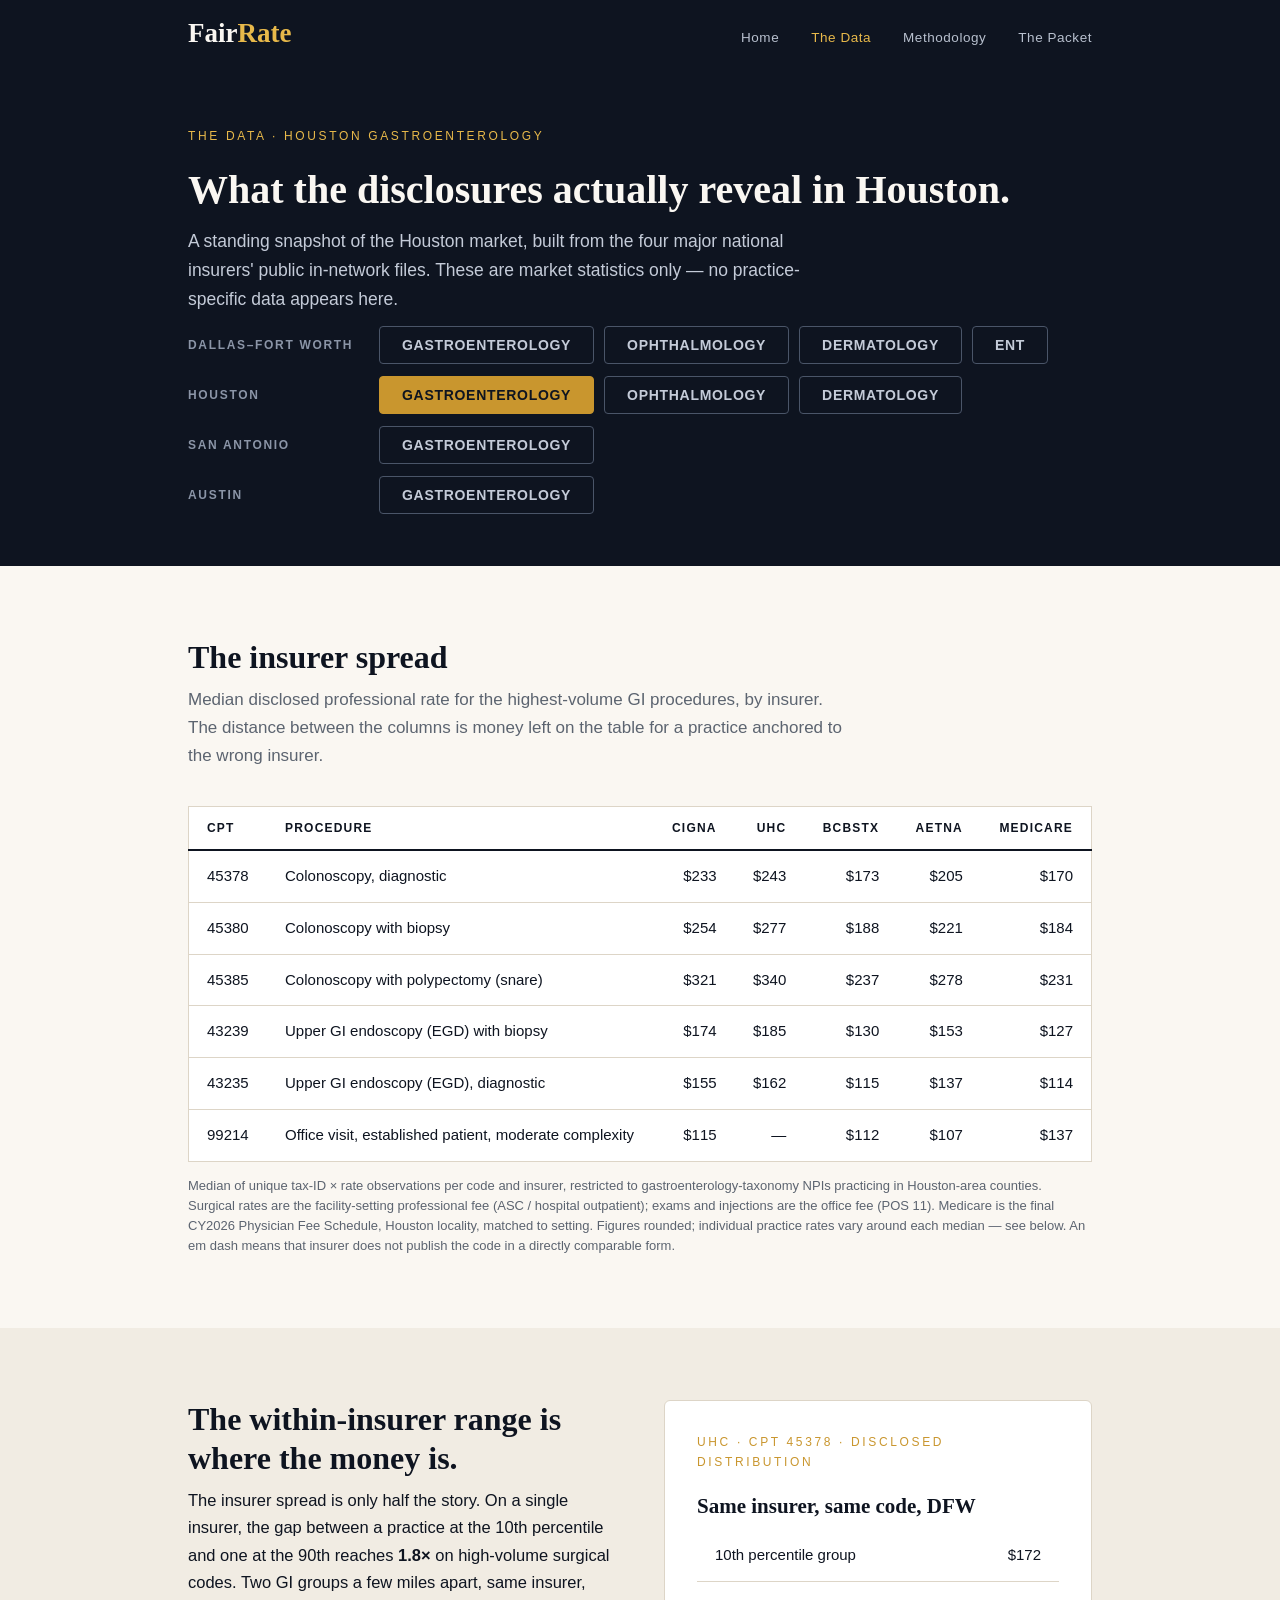
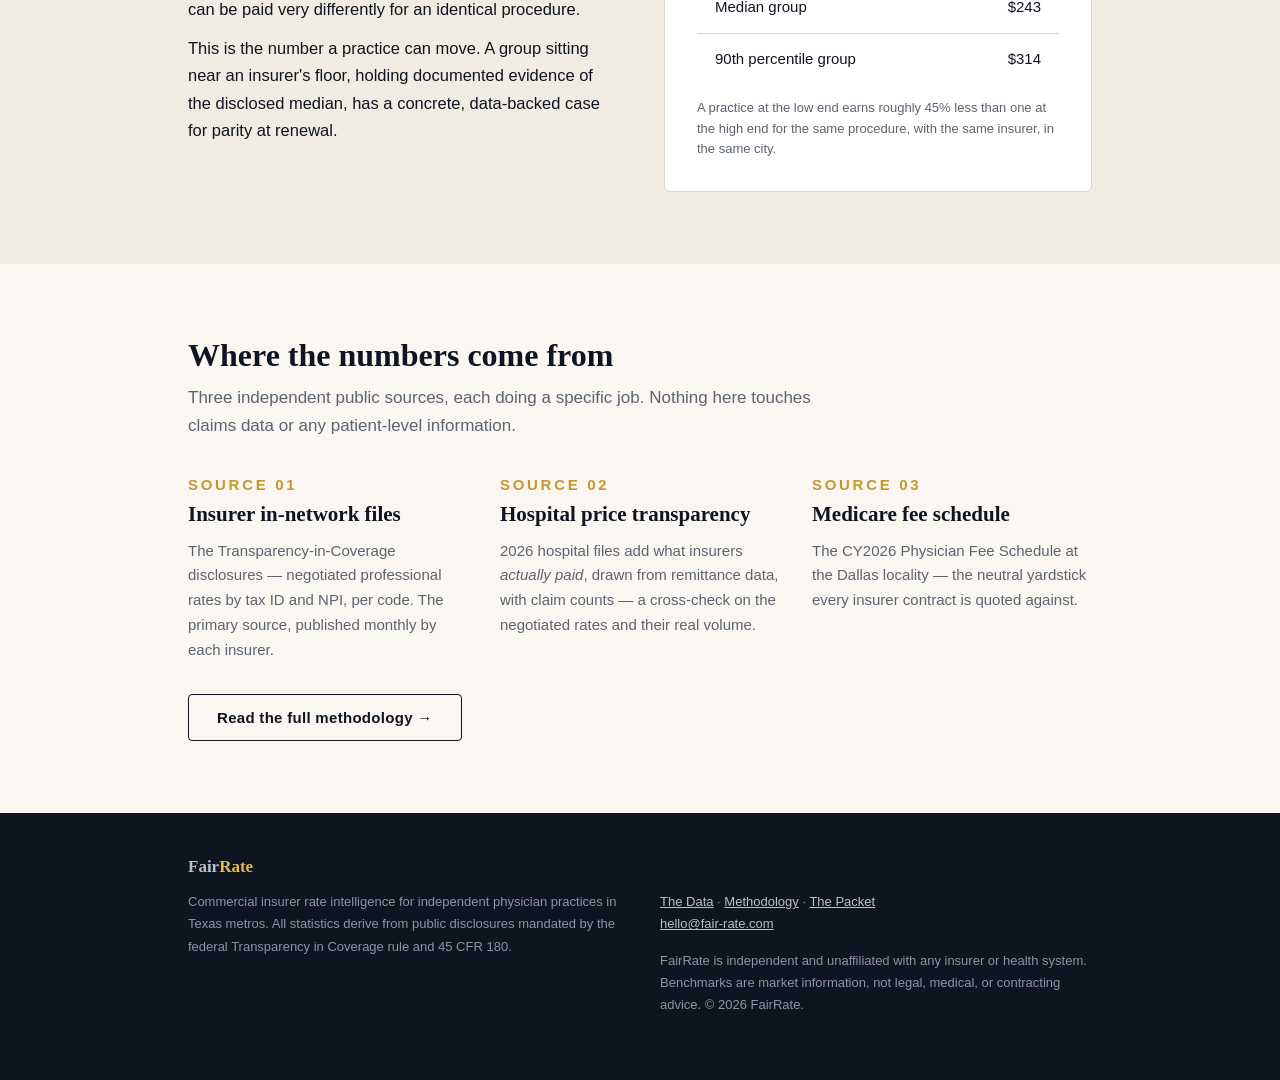
<file: data-hou-gi.html>
<!doctype html>
<html lang="en">
<head>
<meta charset="utf-8">
<meta name="viewport" content="width=device-width, initial-scale=1">
<title>The Data · Houston GI — FairRate</title>
<meta name="description" content="What the commercial insurer disclosures reveal about DFW gastroenterology_hou rates: the insurer spread, the within-insurer range, and where the numbers come from.">
<link rel="stylesheet" href="styles.css">
</head>
<body>

<nav class="site"><div class="wrap">
  <a class="brand" href="/">Fair<em>Rate</em></a>
  <span class="spacer"></span>
  <a class="nl" href="/">Home</a>
  <a class="nl on" href="data.html">The Data</a>
  <a class="nl" href="methodology.html">Methodology</a>
  <a class="nl" href="packet.html">The Packet</a>
</div></nav>

<header class="page-hero"><div class="wrap">
  <div class="kicker">The Data · Houston gastroenterology</div>
  <h1>What the disclosures actually reveal in Houston.</h1>
  <p>A standing snapshot of the Houston market, built from the four major national insurers' public in-network files. These are market statistics only — no practice-specific data appears here.</p>
  <div class="spec-picker-row">
    <span class="spec-picker-metro">Dallas–Fort Worth</span>
    <div class="spec-picker">
      <a href="data.html">Gastroenterology</a>
      <a href="data-ophtho.html">Ophthalmology</a>
      <a href="data-derm.html">Dermatology</a>
      <a href="data-ent.html">ENT</a>
    </div>
  </div>
  <div class="spec-picker-row">
    <span class="spec-picker-metro">Houston</span>
    <div class="spec-picker">
      <a class="on" aria-current="page" href="data-hou-gi.html">Gastroenterology</a>
      <a href="data-hou-ophtho.html">Ophthalmology</a>
      <a href="data-hou-derm.html">Dermatology</a>
    </div>
  </div>
  <div class="spec-picker-row">
    <span class="spec-picker-metro">San Antonio</span>
    <div class="spec-picker">
      <a href="data-sat-gi.html">Gastroenterology</a>
    </div>
  </div>
  <div class="spec-picker-row">
    <span class="spec-picker-metro">Austin</span>
    <div class="spec-picker">
      <a href="data-aus-gi.html">Gastroenterology</a>
    </div>
  </div>
</div></header>

<section><div class="wrap">
  <h2 class="sec">The insurer spread</h2>
  <p class="sub">Median disclosed professional rate for the highest-volume GI procedures,
  by insurer. The distance between the columns is money left on the table
  for a practice anchored to the wrong insurer.</p>
  <p class="scroll-hint">Swipe the table sideways to see every insurer and Medicare &rarr;</p>
  <div class="scroll-x">
  <table class="ladder">
    <tr>
      <th>CPT</th><th>Procedure</th>
      <th class="r">Cigna</th><th class="r">UHC</th><th class="r">BCBSTX</th><th class="r">Aetna</th><th class="r">Medicare</th>
    </tr>
    <tr><td class="mono">45378</td><td>Colonoscopy, diagnostic</td>
      <td class="r mono">$233</td><td class="r mono">$243</td><td class="r mono">$173</td><td class="r mono">$205</td><td class="r mono">$170</td></tr>
    <tr><td class="mono">45380</td><td>Colonoscopy with biopsy</td>
      <td class="r mono">$254</td><td class="r mono">$277</td><td class="r mono">$188</td><td class="r mono">$221</td><td class="r mono">$184</td></tr>
    <tr><td class="mono">45385</td><td>Colonoscopy with polypectomy (snare)</td>
      <td class="r mono">$321</td><td class="r mono">$340</td><td class="r mono">$237</td><td class="r mono">$278</td><td class="r mono">$231</td></tr>
    <tr><td class="mono">43239</td><td>Upper GI endoscopy (EGD) with biopsy</td>
      <td class="r mono">$174</td><td class="r mono">$185</td><td class="r mono">$130</td><td class="r mono">$153</td><td class="r mono">$127</td></tr>
    <tr><td class="mono">43235</td><td>Upper GI endoscopy (EGD), diagnostic</td>
      <td class="r mono">$155</td><td class="r mono">$162</td><td class="r mono">$115</td><td class="r mono">$137</td><td class="r mono">$114</td></tr>
    <tr><td class="mono">99214</td><td>Office visit, established patient, moderate complexity</td>
      <td class="r mono">$115</td><td class="r mono">—</td><td class="r mono">$112</td><td class="r mono">$107</td><td class="r mono">$137</td></tr>
  </table>
  </div>
  <p class="fine">Median of unique tax-ID &times; rate observations per code and insurer, restricted
  to gastroenterology-taxonomy NPIs practicing in Houston-area counties. Surgical rates are the
  facility-setting professional fee (ASC / hospital outpatient); exams and injections are
  the office fee (POS 11). Medicare is the final CY2026 Physician Fee Schedule, Houston
  locality, matched to setting. Figures rounded; individual practice rates vary around
  each median — see below. An em dash means that insurer does not publish the code in a
  directly comparable form.</p>
</div></section>

<section class="alt"><div class="wrap">
  <div class="cols2">
    <div>
      <h2 class="sec">The within-insurer range is where the money is.</h2>
      <p>The insurer spread is only half the story. On a single insurer, the gap between a
      practice at the 10th percentile and one at the 90th reaches
      <strong>1.8&times;</strong> on high-volume surgical codes. Two GI groups a few
      miles apart, same insurer, can be paid very differently for an identical procedure.</p>
      <p>This is the number a practice can move. A group sitting near an insurer's floor,
      holding documented evidence of the disclosed median, has a concrete, data-backed
      case for parity at renewal.</p>
    </div>
    <div class="card">
      <div class="kicker" style="color:var(--amber)">UHC · CPT 45378 · disclosed distribution</div>
      <h3 style="margin-top:6px">Same insurer, same code, DFW</h3>
      <table class="ladder" style="border:none">
        <tr><td>10th percentile group</td><td class="r mono">$172</td></tr>
        <tr><td>Median group</td><td class="r mono">$243</td></tr>
        <tr><td>90th percentile group</td><td class="r mono">$314</td></tr>
      </table>
      <p class="fine">A practice at the low end earns roughly 45% less than one at the high
      end for the same procedure, with the same insurer, in the same city.</p>
    </div>
  </div>
</div></section>

<section><div class="wrap">
  <h2 class="sec">Where the numbers come from</h2>
  <p class="sub">Three independent public sources, each doing a specific job. Nothing here
  touches claims data or any patient-level information.</p>
  <div class="cols3">
    <div class="step">
      <div class="n">SOURCE 01</div>
      <h3>Insurer in-network files</h3>
      <p>The Transparency-in-Coverage disclosures — negotiated professional rates by
      tax ID and NPI, per code. The primary source, published monthly by each insurer.</p>
    </div>
    <div class="step">
      <div class="n">SOURCE 02</div>
      <h3>Hospital price transparency</h3>
      <p>2026 hospital files add what insurers <em>actually paid</em>, drawn from remittance
      data, with claim counts — a cross-check on the negotiated rates and their real volume.</p>
    </div>
    <div class="step">
      <div class="n">SOURCE 03</div>
      <h3>Medicare fee schedule</h3>
      <p>The CY2026 Physician Fee Schedule at the Dallas locality — the neutral yardstick
      every insurer contract is quoted against.</p>
    </div>
  </div>
  <p style="margin-top:32px"><a class="btn dline" href="methodology.html">Read the full methodology &rarr;</a></p>
</div></section>

<footer class="site"><div class="wrap">
  <a class="brand" href="/">Fair<em>Rate</em></a>
  <div class="cols2">
    <div><p>Commercial insurer rate intelligence for independent physician practices in
      Texas metros. All statistics derive from public disclosures mandated by the
      federal Transparency in Coverage rule and 45 CFR 180.</p></div>
    <div><p><a href="data.html">The Data</a> · <a href="methodology.html">Methodology</a> ·
      <a href="packet.html">The Packet</a><br><a href="mailto:hello@fair-rate.com">hello@fair-rate.com</a></p>
      <p style="margin-top:14px">FairRate is independent and unaffiliated with any insurer or
      health system. Benchmarks are market information, not legal, medical, or contracting advice.
      &copy; 2026 FairRate.</p></div>
  </div>
</div></footer>

</body>
</html>
</file>
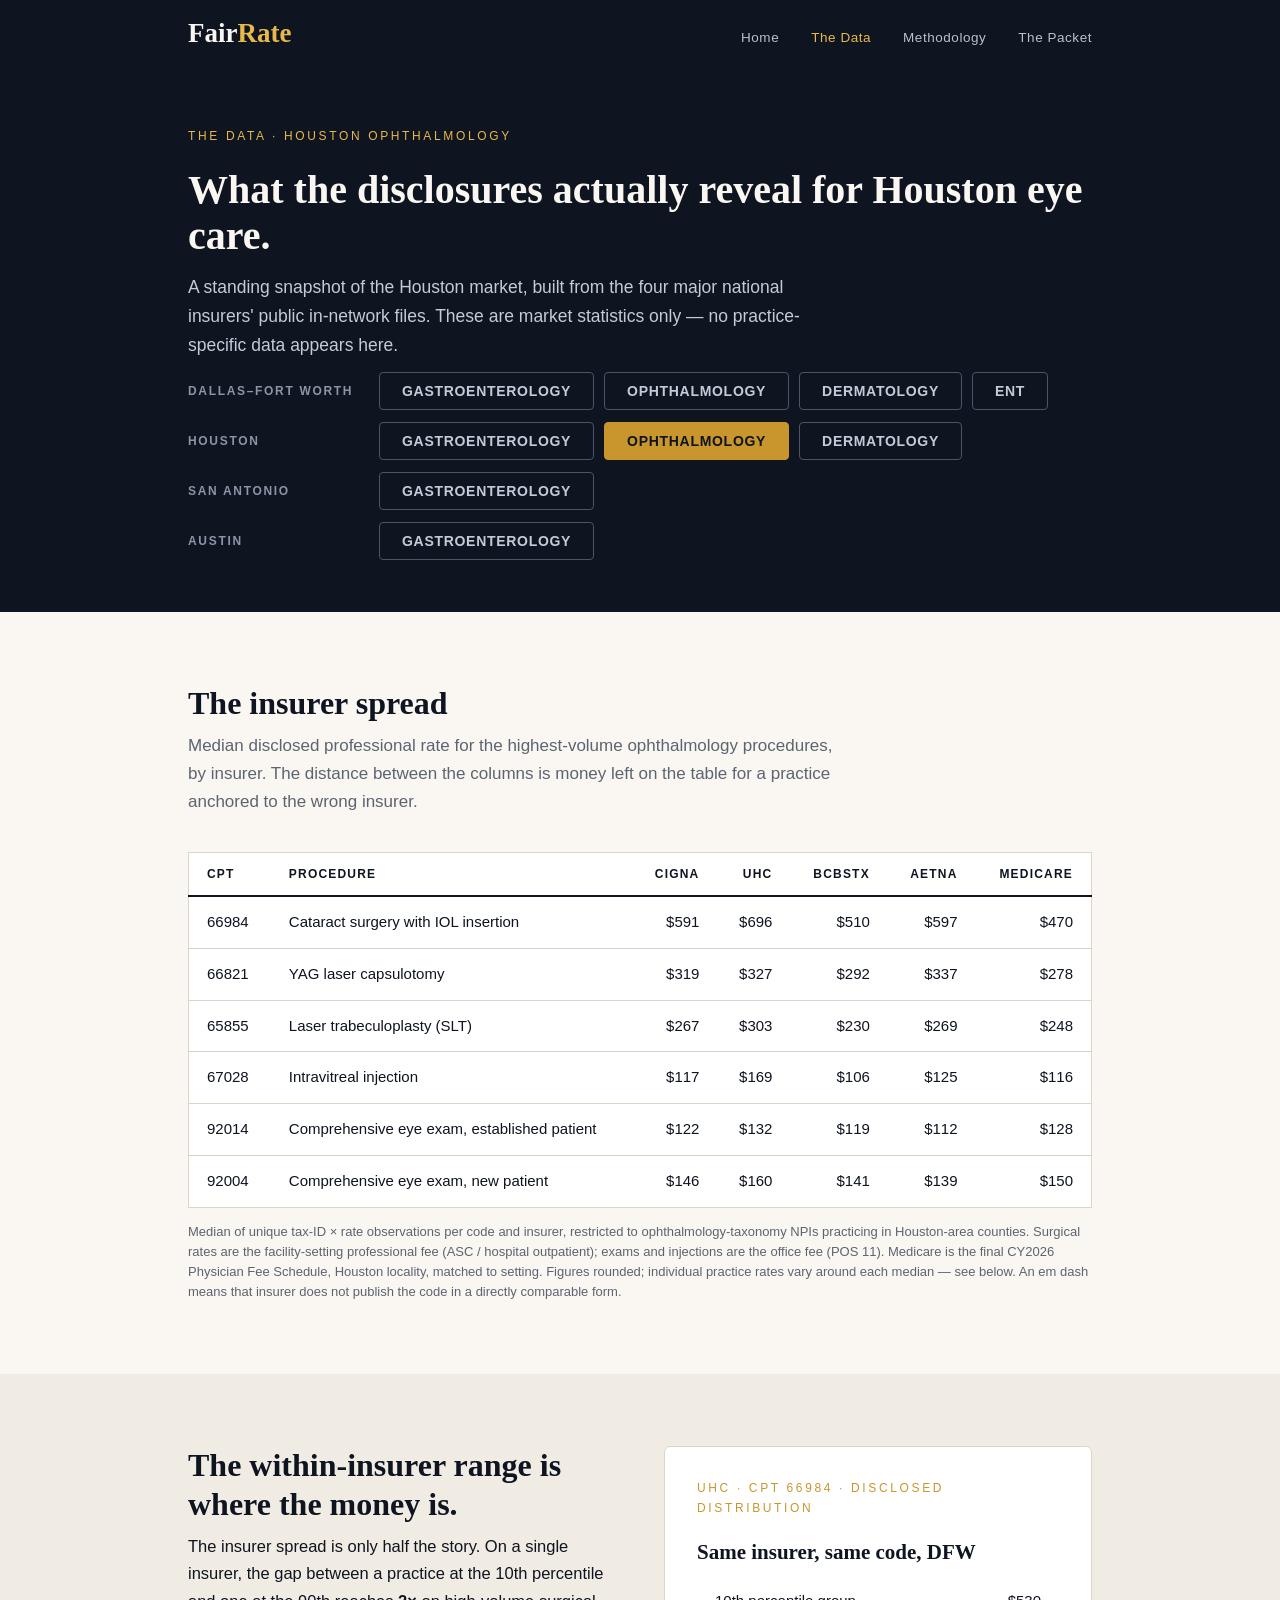
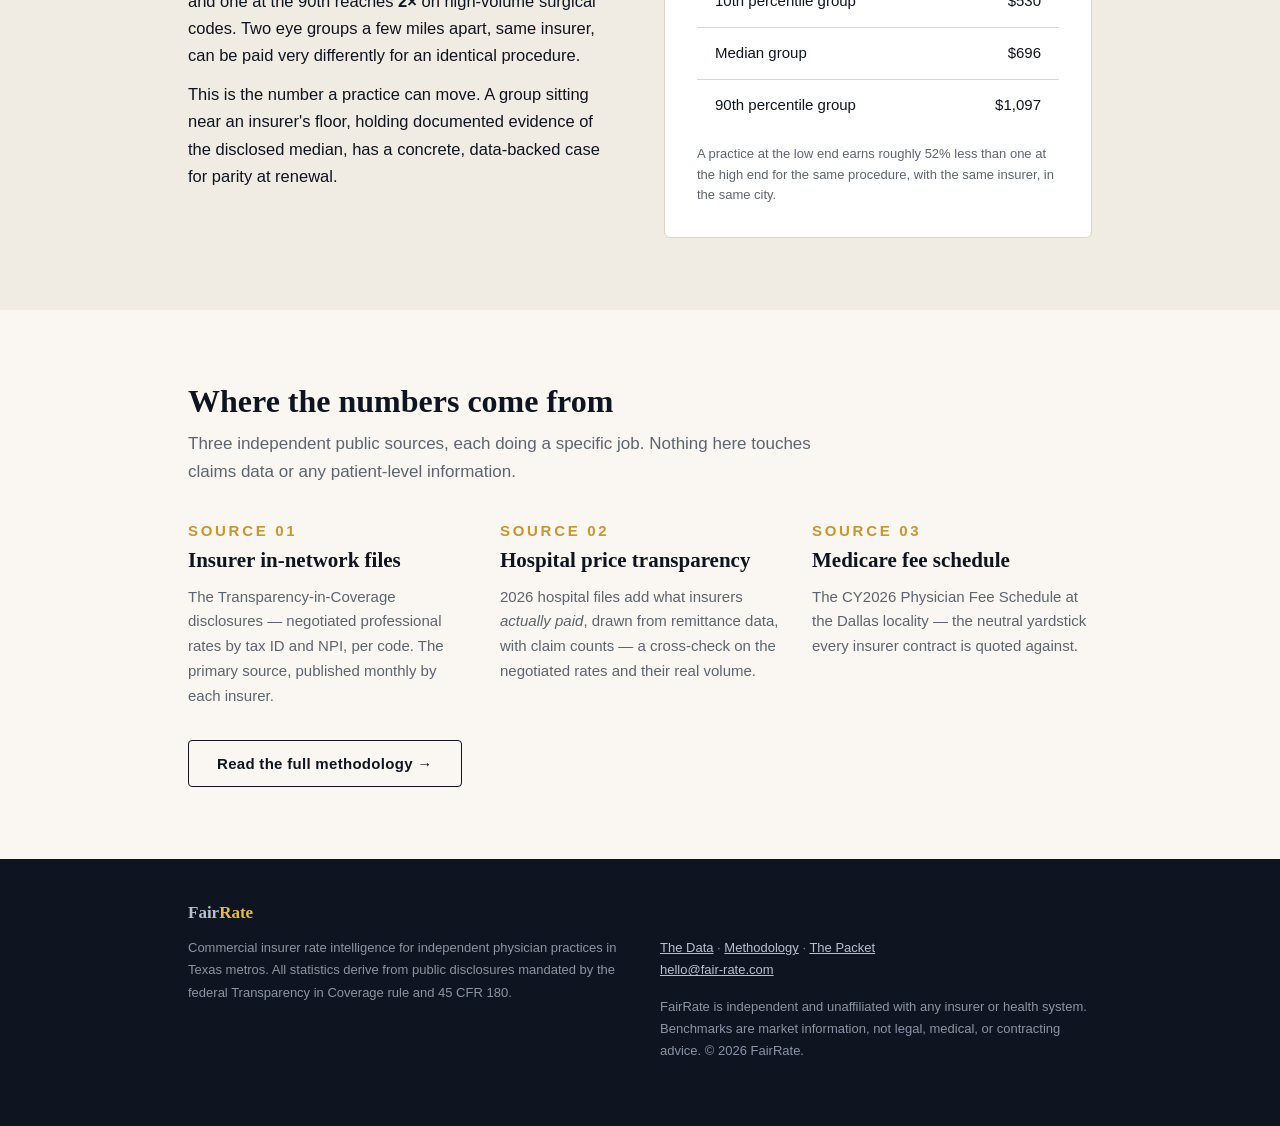
<file: data-hou-ophtho.html>
<!doctype html>
<html lang="en">
<head>
<meta charset="utf-8">
<meta name="viewport" content="width=device-width, initial-scale=1">
<title>The Data · Houston Ophthalmology — FairRate</title>
<meta name="description" content="What the commercial insurer disclosures reveal about DFW ophthalmology_hou rates: the insurer spread, the within-insurer range, and where the numbers come from.">
<link rel="stylesheet" href="styles.css">
</head>
<body>

<nav class="site"><div class="wrap">
  <a class="brand" href="/">Fair<em>Rate</em></a>
  <span class="spacer"></span>
  <a class="nl" href="/">Home</a>
  <a class="nl on" href="data.html">The Data</a>
  <a class="nl" href="methodology.html">Methodology</a>
  <a class="nl" href="packet.html">The Packet</a>
</div></nav>

<header class="page-hero"><div class="wrap">
  <div class="kicker">The Data · Houston ophthalmology</div>
  <h1>What the disclosures actually reveal for Houston eye care.</h1>
  <p>A standing snapshot of the Houston market, built from the four major national insurers' public in-network files. These are market statistics only — no practice-specific data appears here.</p>
  <div class="spec-picker-row">
    <span class="spec-picker-metro">Dallas–Fort Worth</span>
    <div class="spec-picker">
      <a href="data.html">Gastroenterology</a>
      <a href="data-ophtho.html">Ophthalmology</a>
      <a href="data-derm.html">Dermatology</a>
      <a href="data-ent.html">ENT</a>
    </div>
  </div>
  <div class="spec-picker-row">
    <span class="spec-picker-metro">Houston</span>
    <div class="spec-picker">
      <a href="data-hou-gi.html">Gastroenterology</a>
      <a class="on" aria-current="page" href="data-hou-ophtho.html">Ophthalmology</a>
      <a href="data-hou-derm.html">Dermatology</a>
    </div>
  </div>
  <div class="spec-picker-row">
    <span class="spec-picker-metro">San Antonio</span>
    <div class="spec-picker">
      <a href="data-sat-gi.html">Gastroenterology</a>
    </div>
  </div>
  <div class="spec-picker-row">
    <span class="spec-picker-metro">Austin</span>
    <div class="spec-picker">
      <a href="data-aus-gi.html">Gastroenterology</a>
    </div>
  </div>
</div></header>

<section><div class="wrap">
  <h2 class="sec">The insurer spread</h2>
  <p class="sub">Median disclosed professional rate for the highest-volume ophthalmology procedures,
  by insurer. The distance between the columns is money left on the table
  for a practice anchored to the wrong insurer.</p>
  <p class="scroll-hint">Swipe the table sideways to see every insurer and Medicare &rarr;</p>
  <div class="scroll-x">
  <table class="ladder">
    <tr>
      <th>CPT</th><th>Procedure</th>
      <th class="r">Cigna</th><th class="r">UHC</th><th class="r">BCBSTX</th><th class="r">Aetna</th><th class="r">Medicare</th>
    </tr>
    <tr><td class="mono">66984</td><td>Cataract surgery with IOL insertion</td>
      <td class="r mono">$591</td><td class="r mono">$696</td><td class="r mono">$510</td><td class="r mono">$597</td><td class="r mono">$470</td></tr>
    <tr><td class="mono">66821</td><td>YAG laser capsulotomy</td>
      <td class="r mono">$319</td><td class="r mono">$327</td><td class="r mono">$292</td><td class="r mono">$337</td><td class="r mono">$278</td></tr>
    <tr><td class="mono">65855</td><td>Laser trabeculoplasty (SLT)</td>
      <td class="r mono">$267</td><td class="r mono">$303</td><td class="r mono">$230</td><td class="r mono">$269</td><td class="r mono">$248</td></tr>
    <tr><td class="mono">67028</td><td>Intravitreal injection</td>
      <td class="r mono">$117</td><td class="r mono">$169</td><td class="r mono">$106</td><td class="r mono">$125</td><td class="r mono">$116</td></tr>
    <tr><td class="mono">92014</td><td>Comprehensive eye exam, established patient</td>
      <td class="r mono">$122</td><td class="r mono">$132</td><td class="r mono">$119</td><td class="r mono">$112</td><td class="r mono">$128</td></tr>
    <tr><td class="mono">92004</td><td>Comprehensive eye exam, new patient</td>
      <td class="r mono">$146</td><td class="r mono">$160</td><td class="r mono">$141</td><td class="r mono">$139</td><td class="r mono">$150</td></tr>
  </table>
  </div>
  <p class="fine">Median of unique tax-ID &times; rate observations per code and insurer, restricted
  to ophthalmology-taxonomy NPIs practicing in Houston-area counties. Surgical rates are the
  facility-setting professional fee (ASC / hospital outpatient); exams and injections are
  the office fee (POS 11). Medicare is the final CY2026 Physician Fee Schedule, Houston
  locality, matched to setting. Figures rounded; individual practice rates vary around
  each median — see below. An em dash means that insurer does not publish the code in a
  directly comparable form.</p>
</div></section>

<section class="alt"><div class="wrap">
  <div class="cols2">
    <div>
      <h2 class="sec">The within-insurer range is where the money is.</h2>
      <p>The insurer spread is only half the story. On a single insurer, the gap between a
      practice at the 10th percentile and one at the 90th reaches
      <strong>2&times;</strong> on high-volume surgical codes. Two eye groups a few
      miles apart, same insurer, can be paid very differently for an identical procedure.</p>
      <p>This is the number a practice can move. A group sitting near an insurer's floor,
      holding documented evidence of the disclosed median, has a concrete, data-backed
      case for parity at renewal.</p>
    </div>
    <div class="card">
      <div class="kicker" style="color:var(--amber)">UHC · CPT 66984 · disclosed distribution</div>
      <h3 style="margin-top:6px">Same insurer, same code, DFW</h3>
      <table class="ladder" style="border:none">
        <tr><td>10th percentile group</td><td class="r mono">$530</td></tr>
        <tr><td>Median group</td><td class="r mono">$696</td></tr>
        <tr><td>90th percentile group</td><td class="r mono">$1,097</td></tr>
      </table>
      <p class="fine">A practice at the low end earns roughly 52% less than one at the high
      end for the same procedure, with the same insurer, in the same city.</p>
    </div>
  </div>
</div></section>

<section><div class="wrap">
  <h2 class="sec">Where the numbers come from</h2>
  <p class="sub">Three independent public sources, each doing a specific job. Nothing here
  touches claims data or any patient-level information.</p>
  <div class="cols3">
    <div class="step">
      <div class="n">SOURCE 01</div>
      <h3>Insurer in-network files</h3>
      <p>The Transparency-in-Coverage disclosures — negotiated professional rates by
      tax ID and NPI, per code. The primary source, published monthly by each insurer.</p>
    </div>
    <div class="step">
      <div class="n">SOURCE 02</div>
      <h3>Hospital price transparency</h3>
      <p>2026 hospital files add what insurers <em>actually paid</em>, drawn from remittance
      data, with claim counts — a cross-check on the negotiated rates and their real volume.</p>
    </div>
    <div class="step">
      <div class="n">SOURCE 03</div>
      <h3>Medicare fee schedule</h3>
      <p>The CY2026 Physician Fee Schedule at the Dallas locality — the neutral yardstick
      every insurer contract is quoted against.</p>
    </div>
  </div>
  <p style="margin-top:32px"><a class="btn dline" href="methodology.html">Read the full methodology &rarr;</a></p>
</div></section>

<footer class="site"><div class="wrap">
  <a class="brand" href="/">Fair<em>Rate</em></a>
  <div class="cols2">
    <div><p>Commercial insurer rate intelligence for independent physician practices in
      Texas metros. All statistics derive from public disclosures mandated by the
      federal Transparency in Coverage rule and 45 CFR 180.</p></div>
    <div><p><a href="data.html">The Data</a> · <a href="methodology.html">Methodology</a> ·
      <a href="packet.html">The Packet</a><br><a href="mailto:hello@fair-rate.com">hello@fair-rate.com</a></p>
      <p style="margin-top:14px">FairRate is independent and unaffiliated with any insurer or
      health system. Benchmarks are market information, not legal, medical, or contracting advice.
      &copy; 2026 FairRate.</p></div>
  </div>
</div></footer>

</body>
</html>
</file>
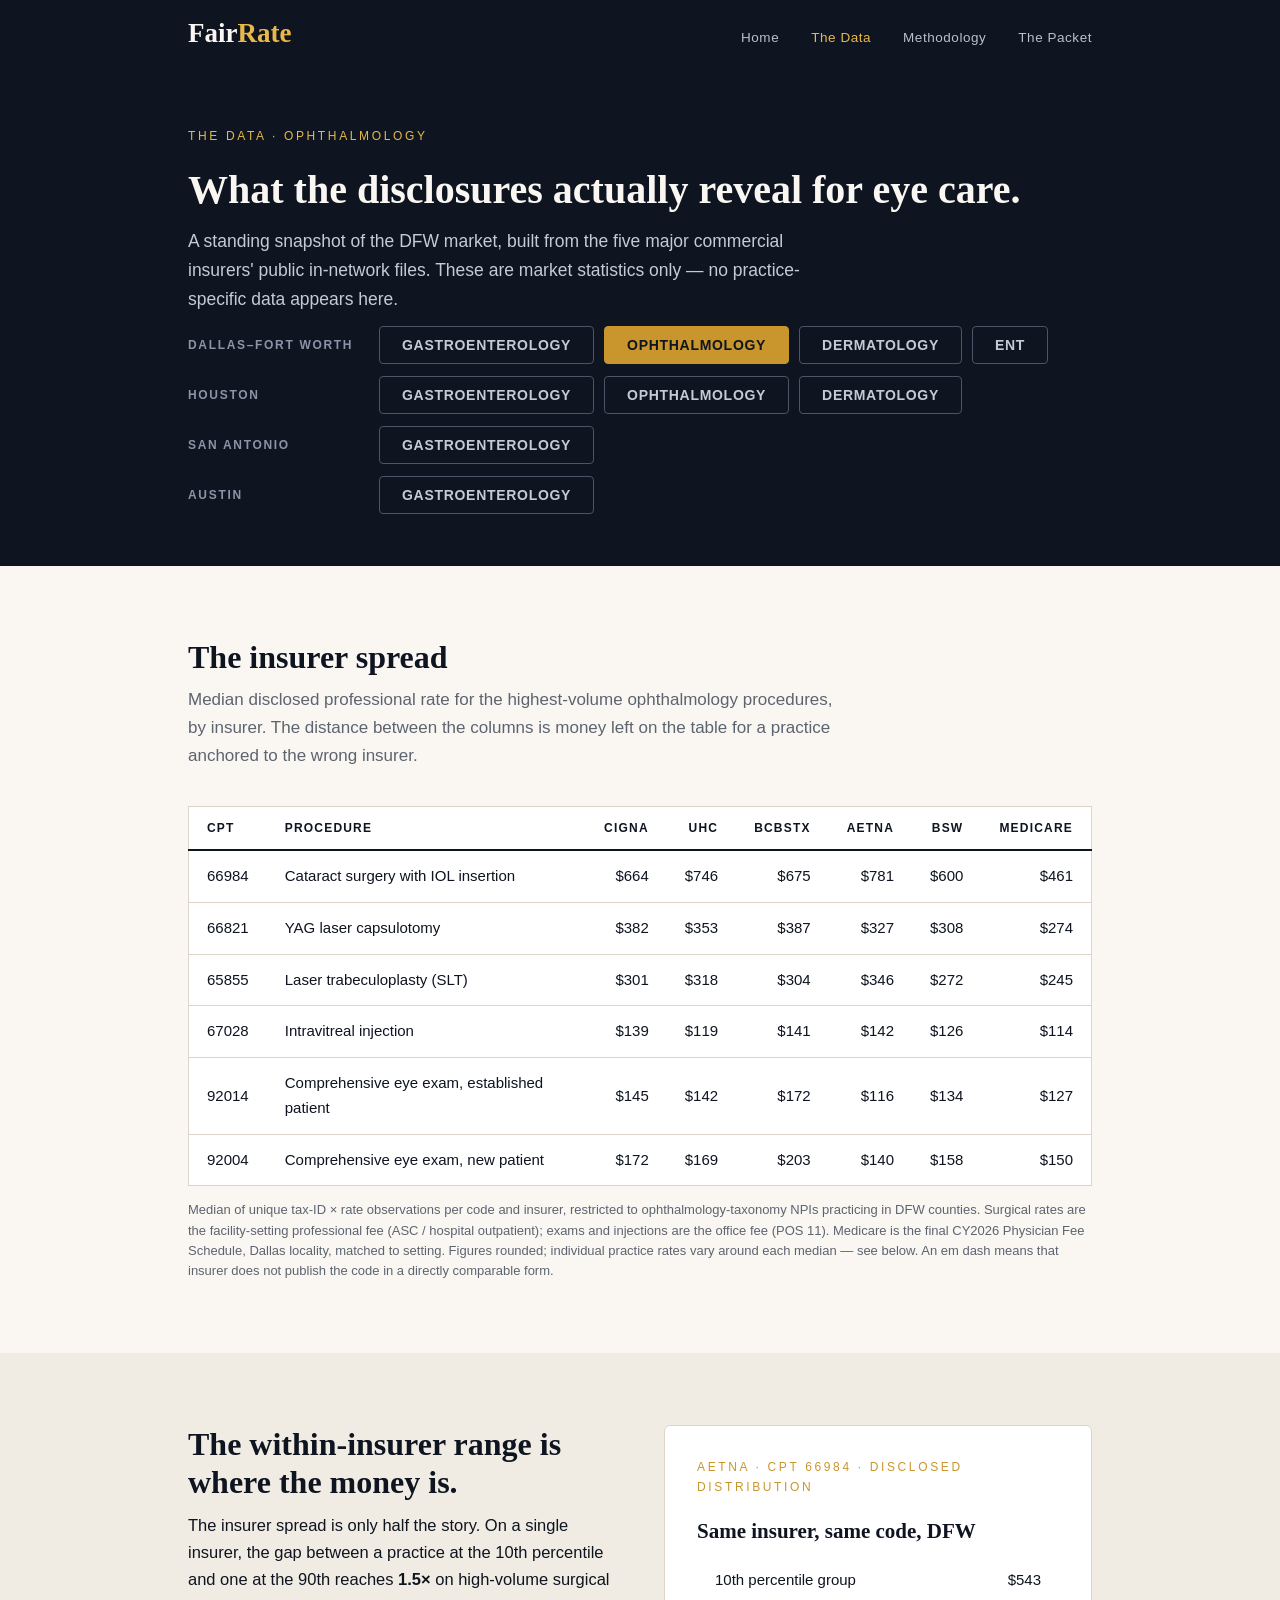
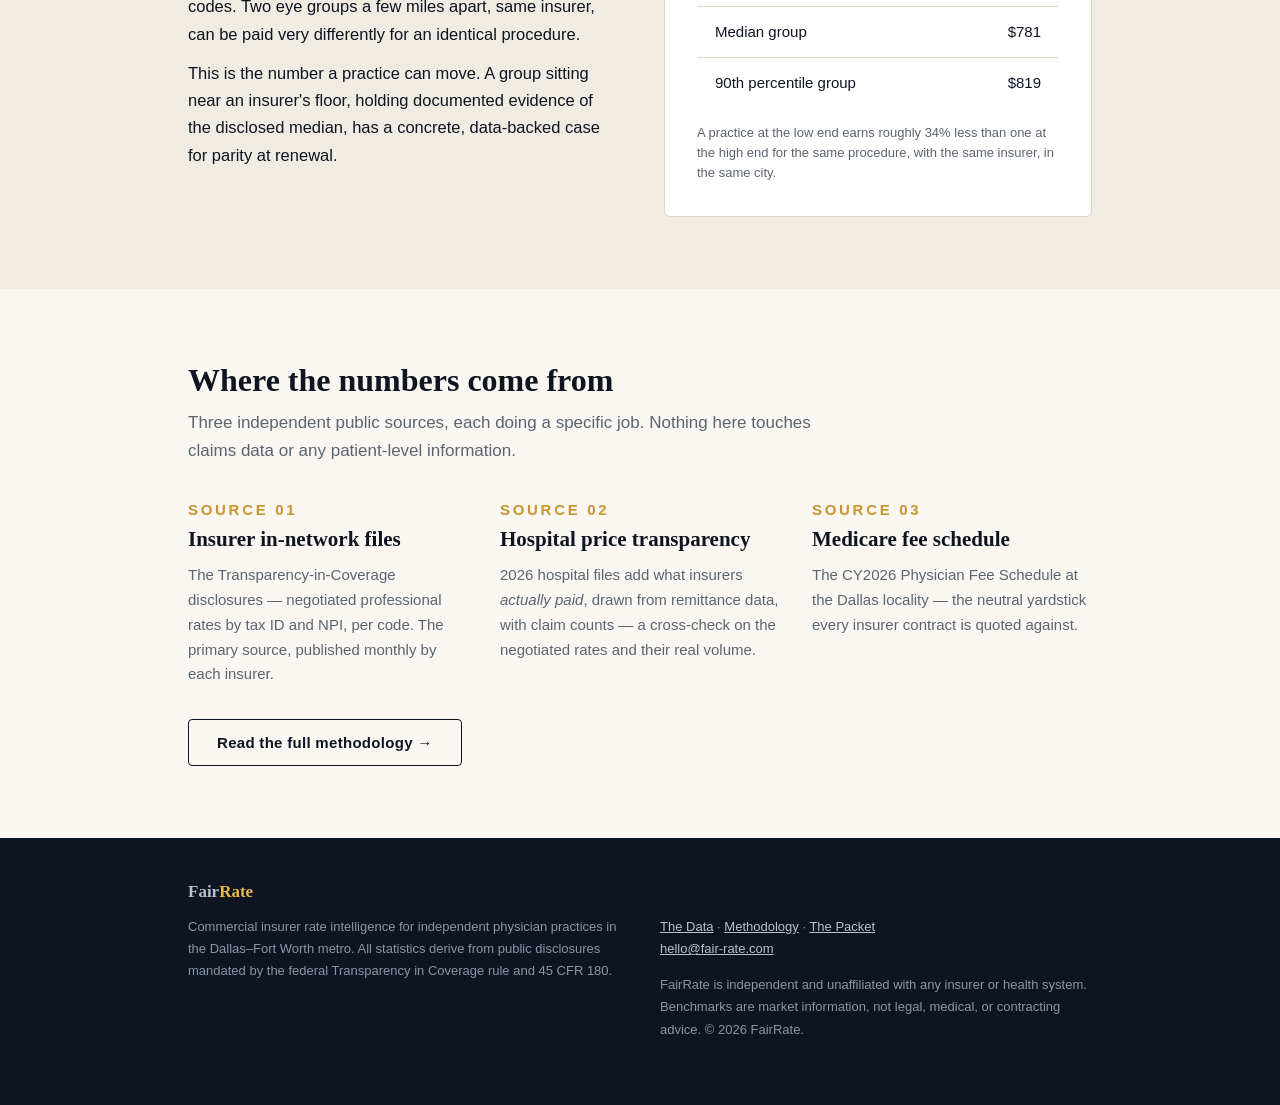
<file: data-ophtho.html>
<!doctype html>
<html lang="en">
<head>
<meta charset="utf-8">
<meta name="viewport" content="width=device-width, initial-scale=1">
<title>The Data · Ophthalmology — FairRate</title>
<meta name="description" content="What the commercial insurer disclosures reveal about DFW ophthalmology rates: the insurer spread, the within-insurer range, and where the numbers come from.">
<link rel="stylesheet" href="styles.css">
</head>
<body>

<nav class="site"><div class="wrap">
  <a class="brand" href="/">Fair<em>Rate</em></a>
  <span class="spacer"></span>
  <a class="nl" href="/">Home</a>
  <a class="nl on" href="data.html">The Data</a>
  <a class="nl" href="methodology.html">Methodology</a>
  <a class="nl" href="packet.html">The Packet</a>
</div></nav>

<header class="page-hero"><div class="wrap">
  <div class="kicker">The Data · Ophthalmology</div>
  <h1>What the disclosures actually reveal for eye care.</h1>
  <p>A standing snapshot of the DFW market, built from the five major commercial insurers' public in-network files. These are market statistics only — no practice-specific data appears here.</p>
  <div class="spec-picker-row">
    <span class="spec-picker-metro">Dallas–Fort Worth</span>
    <div class="spec-picker">
      <a href="data.html">Gastroenterology</a>
      <a class="on" aria-current="page" href="data-ophtho.html">Ophthalmology</a>
      <a href="data-derm.html">Dermatology</a>
      <a href="data-ent.html">ENT</a>
    </div>
  </div>
  <div class="spec-picker-row">
    <span class="spec-picker-metro">Houston</span>
    <div class="spec-picker">
      <a href="data-hou-gi.html">Gastroenterology</a>
      <a href="data-hou-ophtho.html">Ophthalmology</a>
      <a href="data-hou-derm.html">Dermatology</a>
    </div>
  </div>
  <div class="spec-picker-row">
    <span class="spec-picker-metro">San Antonio</span>
    <div class="spec-picker">
      <a href="data-sat-gi.html">Gastroenterology</a>
    </div>
  </div>
  <div class="spec-picker-row">
    <span class="spec-picker-metro">Austin</span>
    <div class="spec-picker">
      <a href="data-aus-gi.html">Gastroenterology</a>
    </div>
  </div>
</div></header>

<section><div class="wrap">
  <h2 class="sec">The insurer spread</h2>
  <p class="sub">Median disclosed professional rate for the highest-volume ophthalmology procedures,
  by insurer. The distance between the columns is money left on the table
  for a practice anchored to the wrong insurer.</p>
  <p class="scroll-hint">Swipe the table sideways to see every insurer and Medicare &rarr;</p>
  <div class="scroll-x">
  <table class="ladder">
    <tr>
      <th>CPT</th><th>Procedure</th>
      <th class="r">Cigna</th><th class="r">UHC</th><th class="r">BCBSTX</th><th class="r">Aetna</th><th class="r">BSW</th><th class="r">Medicare</th>
    </tr>
    <tr><td class="mono">66984</td><td>Cataract surgery with IOL insertion</td>
      <td class="r mono">$664</td><td class="r mono">$746</td><td class="r mono">$675</td><td class="r mono">$781</td><td class="r mono">$600</td><td class="r mono">$461</td></tr>
    <tr><td class="mono">66821</td><td>YAG laser capsulotomy</td>
      <td class="r mono">$382</td><td class="r mono">$353</td><td class="r mono">$387</td><td class="r mono">$327</td><td class="r mono">$308</td><td class="r mono">$274</td></tr>
    <tr><td class="mono">65855</td><td>Laser trabeculoplasty (SLT)</td>
      <td class="r mono">$301</td><td class="r mono">$318</td><td class="r mono">$304</td><td class="r mono">$346</td><td class="r mono">$272</td><td class="r mono">$245</td></tr>
    <tr><td class="mono">67028</td><td>Intravitreal injection</td>
      <td class="r mono">$139</td><td class="r mono">$119</td><td class="r mono">$141</td><td class="r mono">$142</td><td class="r mono">$126</td><td class="r mono">$114</td></tr>
    <tr><td class="mono">92014</td><td>Comprehensive eye exam, established patient</td>
      <td class="r mono">$145</td><td class="r mono">$142</td><td class="r mono">$172</td><td class="r mono">$116</td><td class="r mono">$134</td><td class="r mono">$127</td></tr>
    <tr><td class="mono">92004</td><td>Comprehensive eye exam, new patient</td>
      <td class="r mono">$172</td><td class="r mono">$169</td><td class="r mono">$203</td><td class="r mono">$140</td><td class="r mono">$158</td><td class="r mono">$150</td></tr>
  </table>
  </div>
  <p class="fine">Median of unique tax-ID &times; rate observations per code and insurer, restricted
  to ophthalmology-taxonomy NPIs practicing in DFW counties. Surgical rates are the
  facility-setting professional fee (ASC / hospital outpatient); exams and injections are
  the office fee (POS 11). Medicare is the final CY2026 Physician Fee Schedule, Dallas
  locality, matched to setting. Figures rounded; individual practice rates vary around
  each median — see below. An em dash means that insurer does not publish the code in a
  directly comparable form.</p>
</div></section>

<section class="alt"><div class="wrap">
  <div class="cols2">
    <div>
      <h2 class="sec">The within-insurer range is where the money is.</h2>
      <p>The insurer spread is only half the story. On a single insurer, the gap between a
      practice at the 10th percentile and one at the 90th reaches
      <strong>1.5&times;</strong> on high-volume surgical codes. Two eye groups a few
      miles apart, same insurer, can be paid very differently for an identical procedure.</p>
      <p>This is the number a practice can move. A group sitting near an insurer's floor,
      holding documented evidence of the disclosed median, has a concrete, data-backed
      case for parity at renewal.</p>
    </div>
    <div class="card">
      <div class="kicker" style="color:var(--amber)">Aetna · CPT 66984 · disclosed distribution</div>
      <h3 style="margin-top:6px">Same insurer, same code, DFW</h3>
      <table class="ladder" style="border:none">
        <tr><td>10th percentile group</td><td class="r mono">$543</td></tr>
        <tr><td>Median group</td><td class="r mono">$781</td></tr>
        <tr><td>90th percentile group</td><td class="r mono">$819</td></tr>
      </table>
      <p class="fine">A practice at the low end earns roughly 34% less than one at the high
      end for the same procedure, with the same insurer, in the same city.</p>
    </div>
  </div>
</div></section>

<section><div class="wrap">
  <h2 class="sec">Where the numbers come from</h2>
  <p class="sub">Three independent public sources, each doing a specific job. Nothing here
  touches claims data or any patient-level information.</p>
  <div class="cols3">
    <div class="step">
      <div class="n">SOURCE 01</div>
      <h3>Insurer in-network files</h3>
      <p>The Transparency-in-Coverage disclosures — negotiated professional rates by
      tax ID and NPI, per code. The primary source, published monthly by each insurer.</p>
    </div>
    <div class="step">
      <div class="n">SOURCE 02</div>
      <h3>Hospital price transparency</h3>
      <p>2026 hospital files add what insurers <em>actually paid</em>, drawn from remittance
      data, with claim counts — a cross-check on the negotiated rates and their real volume.</p>
    </div>
    <div class="step">
      <div class="n">SOURCE 03</div>
      <h3>Medicare fee schedule</h3>
      <p>The CY2026 Physician Fee Schedule at the Dallas locality — the neutral yardstick
      every insurer contract is quoted against.</p>
    </div>
  </div>
  <p style="margin-top:32px"><a class="btn dline" href="methodology.html">Read the full methodology &rarr;</a></p>
</div></section>

<footer class="site"><div class="wrap">
  <a class="brand" href="/">Fair<em>Rate</em></a>
  <div class="cols2">
    <div><p>Commercial insurer rate intelligence for independent physician practices in
      the Dallas–Fort Worth metro. All statistics derive from public disclosures mandated by the
      federal Transparency in Coverage rule and 45 CFR 180.</p></div>
    <div><p><a href="data.html">The Data</a> · <a href="methodology.html">Methodology</a> ·
      <a href="packet.html">The Packet</a><br><a href="mailto:hello@fair-rate.com">hello@fair-rate.com</a></p>
      <p style="margin-top:14px">FairRate is independent and unaffiliated with any insurer or
      health system. Benchmarks are market information, not legal, medical, or contracting advice.
      &copy; 2026 FairRate.</p></div>
  </div>
</div></footer>

</body>
</html>
</file>
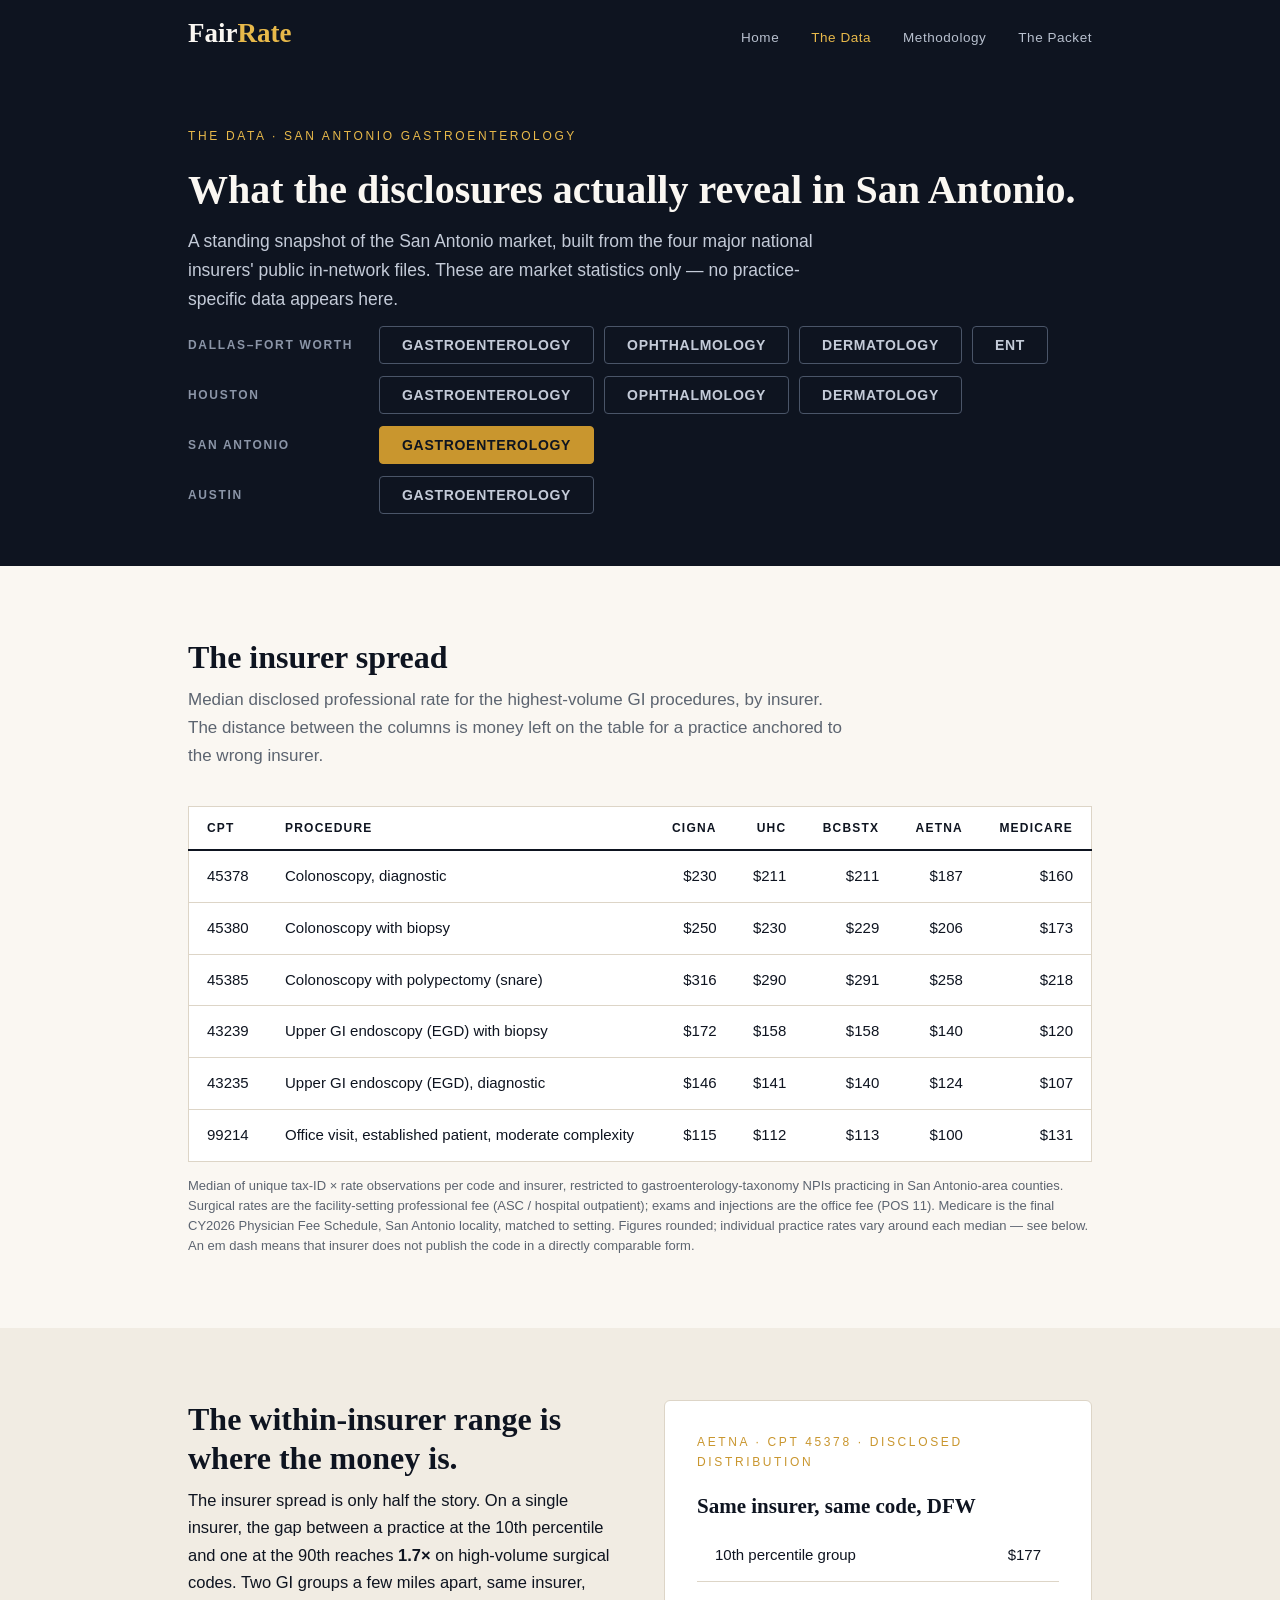
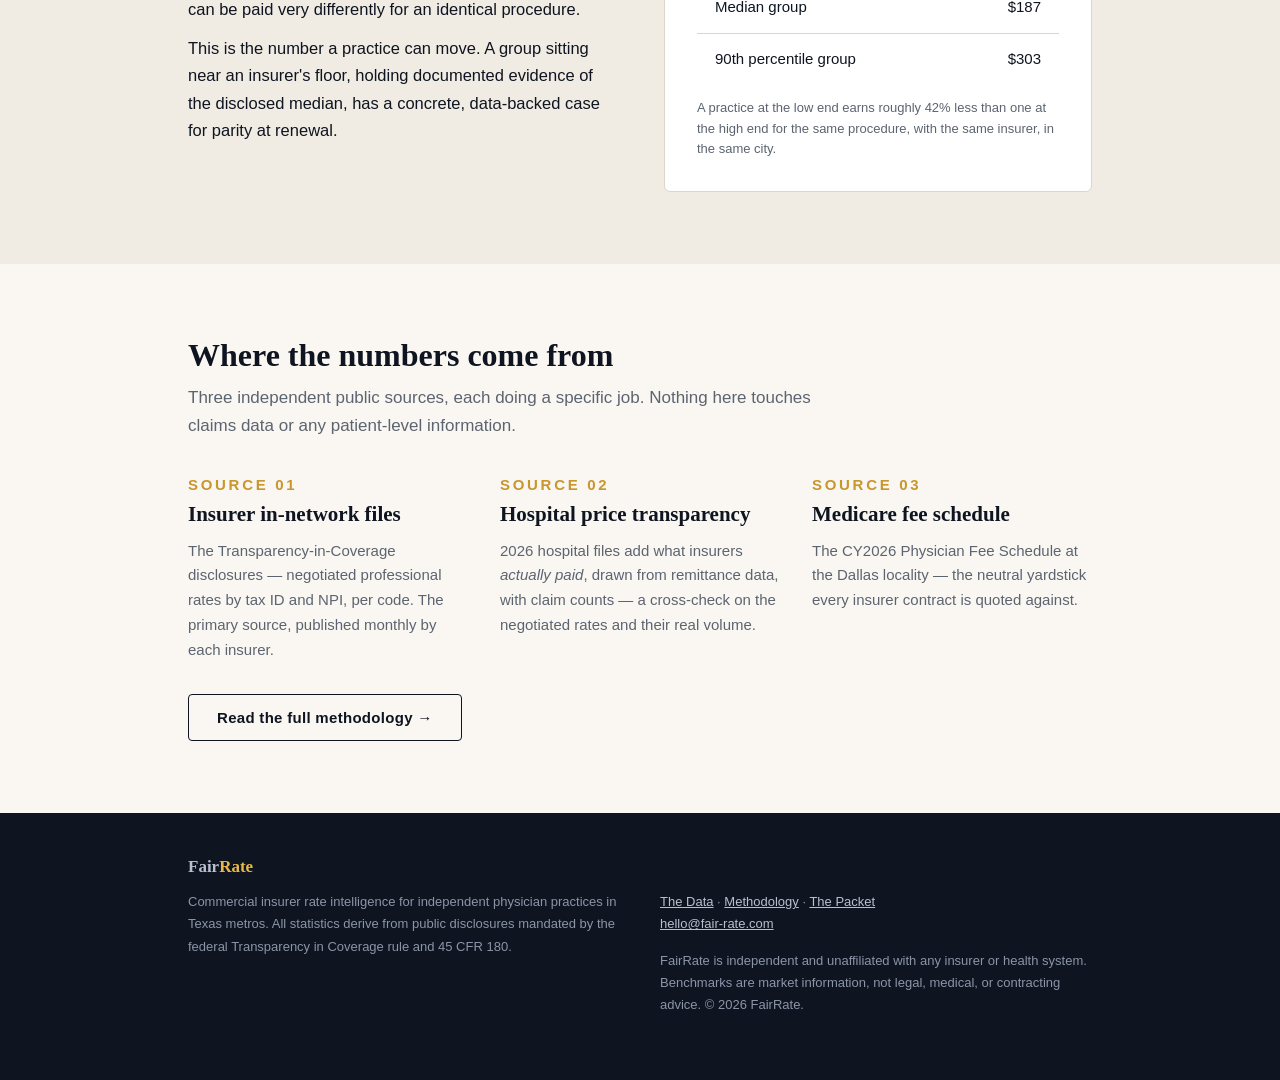
<file: data-sat-gi.html>
<!doctype html>
<html lang="en">
<head>
<meta charset="utf-8">
<meta name="viewport" content="width=device-width, initial-scale=1">
<title>The Data · San Antonio GI — FairRate</title>
<meta name="description" content="What the commercial insurer disclosures reveal about DFW gastroenterology_sat rates: the insurer spread, the within-insurer range, and where the numbers come from.">
<link rel="stylesheet" href="styles.css">
</head>
<body>

<nav class="site"><div class="wrap">
  <a class="brand" href="/">Fair<em>Rate</em></a>
  <span class="spacer"></span>
  <a class="nl" href="/">Home</a>
  <a class="nl on" href="data.html">The Data</a>
  <a class="nl" href="methodology.html">Methodology</a>
  <a class="nl" href="packet.html">The Packet</a>
</div></nav>

<header class="page-hero"><div class="wrap">
  <div class="kicker">The Data · San Antonio gastroenterology</div>
  <h1>What the disclosures actually reveal in San Antonio.</h1>
  <p>A standing snapshot of the San Antonio market, built from the four major national insurers' public in-network files. These are market statistics only — no practice-specific data appears here.</p>
  <div class="spec-picker-row">
    <span class="spec-picker-metro">Dallas–Fort Worth</span>
    <div class="spec-picker">
      <a href="data.html">Gastroenterology</a>
      <a href="data-ophtho.html">Ophthalmology</a>
      <a href="data-derm.html">Dermatology</a>
      <a href="data-ent.html">ENT</a>
    </div>
  </div>
  <div class="spec-picker-row">
    <span class="spec-picker-metro">Houston</span>
    <div class="spec-picker">
      <a href="data-hou-gi.html">Gastroenterology</a>
      <a href="data-hou-ophtho.html">Ophthalmology</a>
      <a href="data-hou-derm.html">Dermatology</a>
    </div>
  </div>
  <div class="spec-picker-row">
    <span class="spec-picker-metro">San Antonio</span>
    <div class="spec-picker">
      <a class="on" aria-current="page" href="data-sat-gi.html">Gastroenterology</a>
    </div>
  </div>
  <div class="spec-picker-row">
    <span class="spec-picker-metro">Austin</span>
    <div class="spec-picker">
      <a href="data-aus-gi.html">Gastroenterology</a>
    </div>
  </div>
</div></header>

<section><div class="wrap">
  <h2 class="sec">The insurer spread</h2>
  <p class="sub">Median disclosed professional rate for the highest-volume GI procedures,
  by insurer. The distance between the columns is money left on the table
  for a practice anchored to the wrong insurer.</p>
  <p class="scroll-hint">Swipe the table sideways to see every insurer and Medicare &rarr;</p>
  <div class="scroll-x">
  <table class="ladder">
    <tr>
      <th>CPT</th><th>Procedure</th>
      <th class="r">Cigna</th><th class="r">UHC</th><th class="r">BCBSTX</th><th class="r">Aetna</th><th class="r">Medicare</th>
    </tr>
    <tr><td class="mono">45378</td><td>Colonoscopy, diagnostic</td>
      <td class="r mono">$230</td><td class="r mono">$211</td><td class="r mono">$211</td><td class="r mono">$187</td><td class="r mono">$160</td></tr>
    <tr><td class="mono">45380</td><td>Colonoscopy with biopsy</td>
      <td class="r mono">$250</td><td class="r mono">$230</td><td class="r mono">$229</td><td class="r mono">$206</td><td class="r mono">$173</td></tr>
    <tr><td class="mono">45385</td><td>Colonoscopy with polypectomy (snare)</td>
      <td class="r mono">$316</td><td class="r mono">$290</td><td class="r mono">$291</td><td class="r mono">$258</td><td class="r mono">$218</td></tr>
    <tr><td class="mono">43239</td><td>Upper GI endoscopy (EGD) with biopsy</td>
      <td class="r mono">$172</td><td class="r mono">$158</td><td class="r mono">$158</td><td class="r mono">$140</td><td class="r mono">$120</td></tr>
    <tr><td class="mono">43235</td><td>Upper GI endoscopy (EGD), diagnostic</td>
      <td class="r mono">$146</td><td class="r mono">$141</td><td class="r mono">$140</td><td class="r mono">$124</td><td class="r mono">$107</td></tr>
    <tr><td class="mono">99214</td><td>Office visit, established patient, moderate complexity</td>
      <td class="r mono">$115</td><td class="r mono">$112</td><td class="r mono">$113</td><td class="r mono">$100</td><td class="r mono">$131</td></tr>
  </table>
  </div>
  <p class="fine">Median of unique tax-ID &times; rate observations per code and insurer, restricted
  to gastroenterology-taxonomy NPIs practicing in San Antonio-area counties. Surgical rates are the
  facility-setting professional fee (ASC / hospital outpatient); exams and injections are
  the office fee (POS 11). Medicare is the final CY2026 Physician Fee Schedule, San Antonio
  locality, matched to setting. Figures rounded; individual practice rates vary around
  each median — see below. An em dash means that insurer does not publish the code in a
  directly comparable form.</p>
</div></section>

<section class="alt"><div class="wrap">
  <div class="cols2">
    <div>
      <h2 class="sec">The within-insurer range is where the money is.</h2>
      <p>The insurer spread is only half the story. On a single insurer, the gap between a
      practice at the 10th percentile and one at the 90th reaches
      <strong>1.7&times;</strong> on high-volume surgical codes. Two GI groups a few
      miles apart, same insurer, can be paid very differently for an identical procedure.</p>
      <p>This is the number a practice can move. A group sitting near an insurer's floor,
      holding documented evidence of the disclosed median, has a concrete, data-backed
      case for parity at renewal.</p>
    </div>
    <div class="card">
      <div class="kicker" style="color:var(--amber)">Aetna · CPT 45378 · disclosed distribution</div>
      <h3 style="margin-top:6px">Same insurer, same code, DFW</h3>
      <table class="ladder" style="border:none">
        <tr><td>10th percentile group</td><td class="r mono">$177</td></tr>
        <tr><td>Median group</td><td class="r mono">$187</td></tr>
        <tr><td>90th percentile group</td><td class="r mono">$303</td></tr>
      </table>
      <p class="fine">A practice at the low end earns roughly 42% less than one at the high
      end for the same procedure, with the same insurer, in the same city.</p>
    </div>
  </div>
</div></section>

<section><div class="wrap">
  <h2 class="sec">Where the numbers come from</h2>
  <p class="sub">Three independent public sources, each doing a specific job. Nothing here
  touches claims data or any patient-level information.</p>
  <div class="cols3">
    <div class="step">
      <div class="n">SOURCE 01</div>
      <h3>Insurer in-network files</h3>
      <p>The Transparency-in-Coverage disclosures — negotiated professional rates by
      tax ID and NPI, per code. The primary source, published monthly by each insurer.</p>
    </div>
    <div class="step">
      <div class="n">SOURCE 02</div>
      <h3>Hospital price transparency</h3>
      <p>2026 hospital files add what insurers <em>actually paid</em>, drawn from remittance
      data, with claim counts — a cross-check on the negotiated rates and their real volume.</p>
    </div>
    <div class="step">
      <div class="n">SOURCE 03</div>
      <h3>Medicare fee schedule</h3>
      <p>The CY2026 Physician Fee Schedule at the Dallas locality — the neutral yardstick
      every insurer contract is quoted against.</p>
    </div>
  </div>
  <p style="margin-top:32px"><a class="btn dline" href="methodology.html">Read the full methodology &rarr;</a></p>
</div></section>

<footer class="site"><div class="wrap">
  <a class="brand" href="/">Fair<em>Rate</em></a>
  <div class="cols2">
    <div><p>Commercial insurer rate intelligence for independent physician practices in
      Texas metros. All statistics derive from public disclosures mandated by the
      federal Transparency in Coverage rule and 45 CFR 180.</p></div>
    <div><p><a href="data.html">The Data</a> · <a href="methodology.html">Methodology</a> ·
      <a href="packet.html">The Packet</a><br><a href="mailto:hello@fair-rate.com">hello@fair-rate.com</a></p>
      <p style="margin-top:14px">FairRate is independent and unaffiliated with any insurer or
      health system. Benchmarks are market information, not legal, medical, or contracting advice.
      &copy; 2026 FairRate.</p></div>
  </div>
</div></footer>

</body>
</html>
</file>
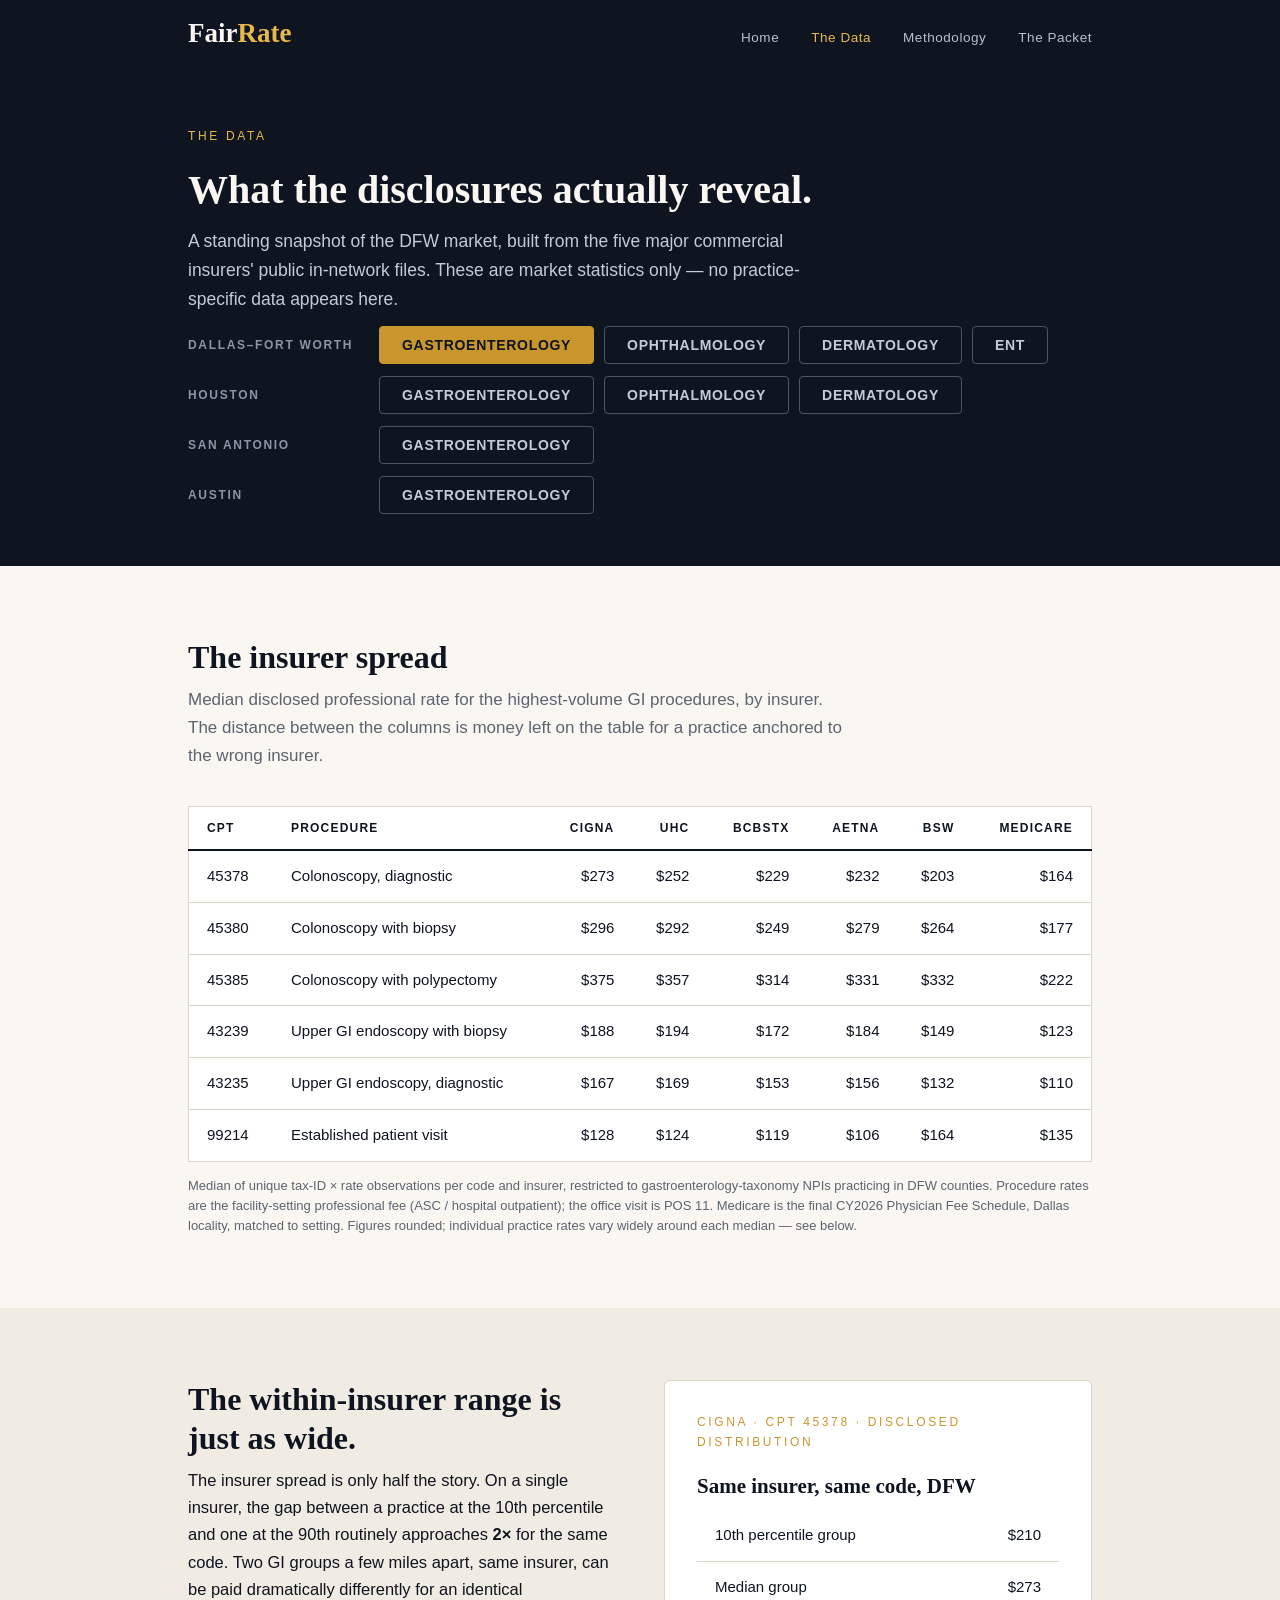
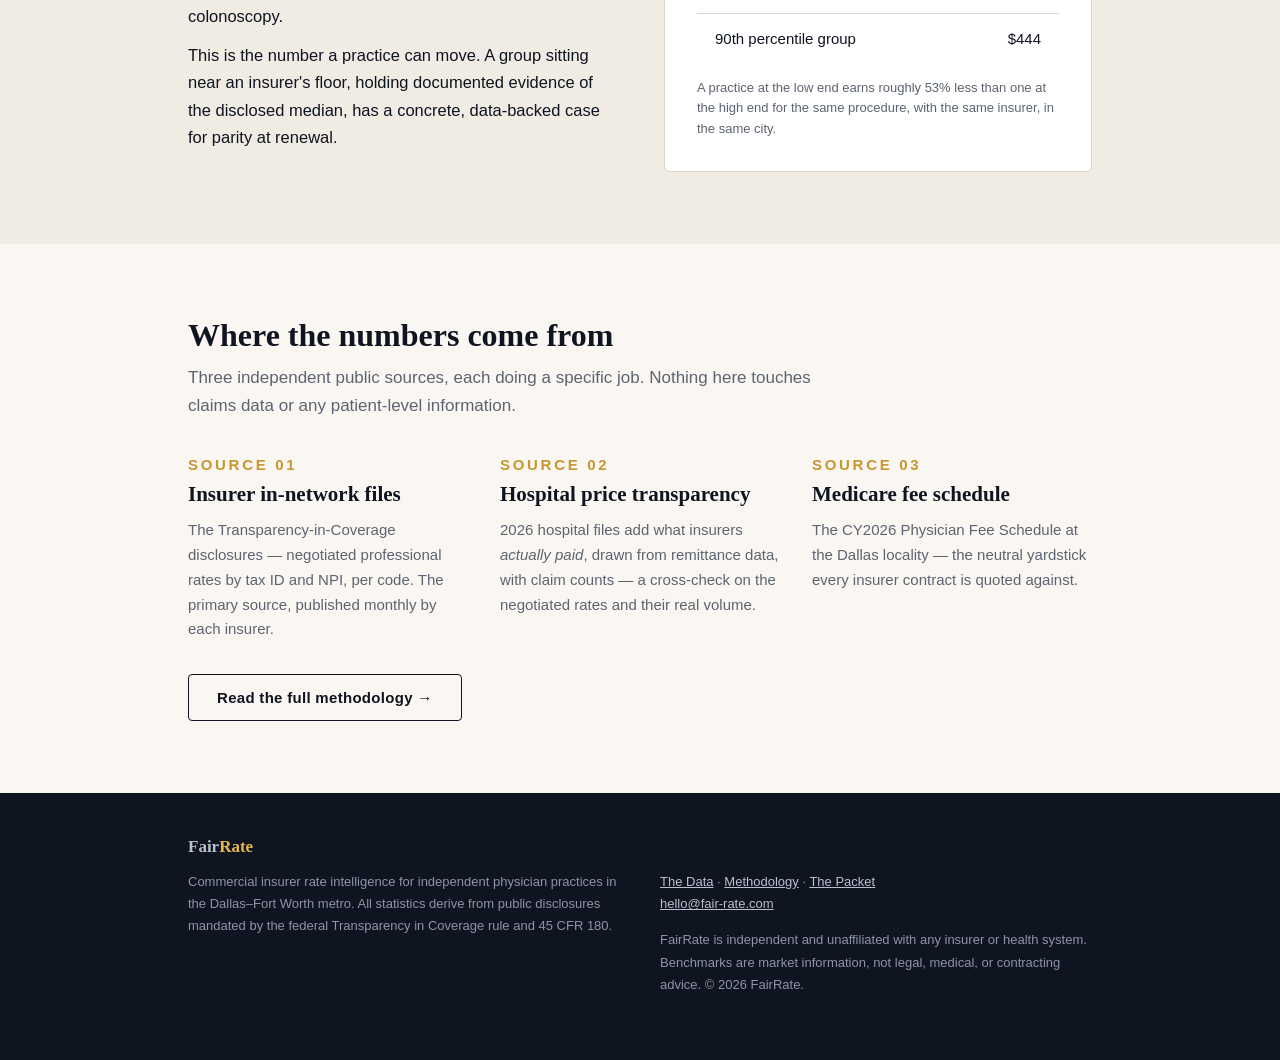
<file: data.html>
<!doctype html>
<html lang="en">
<head>
<meta charset="utf-8">
<meta name="viewport" content="width=device-width, initial-scale=1">
<title>The Data — FairRate</title>
<meta name="description" content="What the commercial insurer disclosures reveal about DFW gastroenterology rates: the insurer spread, the within-insurer range, and where the numbers come from.">
<link rel="stylesheet" href="styles.css">
</head>
<body>

<nav class="site"><div class="wrap">
  <a class="brand" href="/">Fair<em>Rate</em></a>
  <span class="spacer"></span>
  <a class="nl" href="/">Home</a>
  <a class="nl on" href="data.html">The Data</a>
  <a class="nl" href="methodology.html">Methodology</a>
  <a class="nl" href="packet.html">The Packet</a>
</div></nav>

<header class="page-hero"><div class="wrap">
  <div class="kicker">The Data</div>
  <h1>What the disclosures actually reveal.</h1>
  <p>A standing snapshot of the DFW market, built from the five major commercial
  insurers' public in-network files. These are market statistics only — no
  practice-specific data appears here.</p>
  <div class="spec-picker-row">
    <span class="spec-picker-metro">Dallas–Fort Worth</span>
    <div class="spec-picker">
      <a class="on" aria-current="page" href="data.html">Gastroenterology</a>
      <a href="data-ophtho.html">Ophthalmology</a>
      <a href="data-derm.html">Dermatology</a>
      <a href="data-ent.html">ENT</a>
    </div>
  </div>
  <div class="spec-picker-row">
    <span class="spec-picker-metro">Houston</span>
    <div class="spec-picker">
      <a href="data-hou-gi.html">Gastroenterology</a>
      <a href="data-hou-ophtho.html">Ophthalmology</a>
      <a href="data-hou-derm.html">Dermatology</a>
    </div>
  </div>
  <div class="spec-picker-row">
    <span class="spec-picker-metro">San Antonio</span>
    <div class="spec-picker">
      <a href="data-sat-gi.html">Gastroenterology</a>
    </div>
  </div>
  <div class="spec-picker-row">
    <span class="spec-picker-metro">Austin</span>
    <div class="spec-picker">
      <a href="data-aus-gi.html">Gastroenterology</a>
    </div>
  </div>
</div></header>

<section><div class="wrap">
  <h2 class="sec">The insurer spread</h2>
  <p class="sub">Median disclosed professional rate for the highest-volume GI procedures,
  by insurer. The distance between the columns is money left on the table for a practice
  anchored to the wrong insurer.</p>
  <p class="scroll-hint">Swipe the table sideways to see every insurer and Medicare &rarr;</p>
  <div class="scroll-x">
  <table class="ladder">
    <tr>
      <th>CPT</th><th>Procedure</th>
      <th class="r">Cigna</th><th class="r">UHC</th><th class="r">BCBSTX</th>
      <th class="r">Aetna</th><th class="r">BSW</th><th class="r">Medicare</th>
    </tr>
    <tr><td class="mono">45378</td><td>Colonoscopy, diagnostic</td>
      <td class="r mono">$273</td><td class="r mono">$252</td><td class="r mono">$229</td>
      <td class="r mono">$232</td><td class="r mono">$203</td><td class="r mono">$164</td></tr>
    <tr><td class="mono">45380</td><td>Colonoscopy with biopsy</td>
      <td class="r mono">$296</td><td class="r mono">$292</td><td class="r mono">$249</td>
      <td class="r mono">$279</td><td class="r mono">$264</td><td class="r mono">$177</td></tr>
    <tr><td class="mono">45385</td><td>Colonoscopy with polypectomy</td>
      <td class="r mono">$375</td><td class="r mono">$357</td><td class="r mono">$314</td>
      <td class="r mono">$331</td><td class="r mono">$332</td><td class="r mono">$222</td></tr>
    <tr><td class="mono">43239</td><td>Upper GI endoscopy with biopsy</td>
      <td class="r mono">$188</td><td class="r mono">$194</td><td class="r mono">$172</td>
      <td class="r mono">$184</td><td class="r mono">$149</td><td class="r mono">$123</td></tr>
    <tr><td class="mono">43235</td><td>Upper GI endoscopy, diagnostic</td>
      <td class="r mono">$167</td><td class="r mono">$169</td><td class="r mono">$153</td>
      <td class="r mono">$156</td><td class="r mono">$132</td><td class="r mono">$110</td></tr>
    <tr><td class="mono">99214</td><td>Established patient visit</td>
      <td class="r mono">$128</td><td class="r mono">$124</td><td class="r mono">$119</td>
      <td class="r mono">$106</td><td class="r mono">$164</td><td class="r mono">$135</td></tr>
  </table>
  </div>
  <p class="fine">Median of unique tax-ID &times; rate observations per code and insurer, restricted
  to gastroenterology-taxonomy NPIs practicing in DFW counties. Procedure rates are the
  facility-setting professional fee (ASC / hospital outpatient); the office visit is POS 11.
  Medicare is the final CY2026 Physician Fee Schedule, Dallas locality, matched to setting.
  Figures rounded; individual practice rates vary widely around each median — see below.</p>
</div></section>

<section class="alt"><div class="wrap">
  <div class="cols2">
    <div>
      <h2 class="sec">The within-insurer range is just as wide.</h2>
      <p>The insurer spread is only half the story. On a single insurer, the gap between a
      practice at the 10th percentile and one at the 90th routinely approaches
      <strong>2&times;</strong> for the same code. Two GI groups a few miles apart, same
      insurer, can be paid dramatically differently for an identical colonoscopy.</p>
      <p>This is the number a practice can move. A group sitting near an insurer's floor,
      holding documented evidence of the disclosed median, has a concrete, data-backed
      case for parity at renewal.</p>
    </div>
    <div class="card">
      <div class="kicker" style="color:var(--amber)">Cigna · CPT 45378 · disclosed distribution</div>
      <h3 style="margin-top:6px">Same insurer, same code, DFW</h3>
      <table class="ladder" style="border:none">
        <tr><td>10th percentile group</td><td class="r mono">$210</td></tr>
        <tr><td>Median group</td><td class="r mono">$273</td></tr>
        <tr><td>90th percentile group</td><td class="r mono">$444</td></tr>
      </table>
      <p class="fine">A practice at the low end earns roughly 53% less than one at the high
      end for the same procedure, with the same insurer, in the same city.</p>
    </div>
  </div>
</div></section>

<section><div class="wrap">
  <h2 class="sec">Where the numbers come from</h2>
  <p class="sub">Three independent public sources, each doing a specific job. Nothing here
  touches claims data or any patient-level information.</p>
  <div class="cols3">
    <div class="step">
      <div class="n">SOURCE 01</div>
      <h3>Insurer in-network files</h3>
      <p>The Transparency-in-Coverage disclosures — negotiated professional rates by
      tax ID and NPI, per code. The primary source, published monthly by each insurer.</p>
    </div>
    <div class="step">
      <div class="n">SOURCE 02</div>
      <h3>Hospital price transparency</h3>
      <p>2026 hospital files add what insurers <em>actually paid</em>, drawn from remittance
      data, with claim counts — a cross-check on the negotiated rates and their real volume.</p>
    </div>
    <div class="step">
      <div class="n">SOURCE 03</div>
      <h3>Medicare fee schedule</h3>
      <p>The CY2026 Physician Fee Schedule at the Dallas locality — the neutral yardstick
      every insurer contract is quoted against.</p>
    </div>
  </div>
  <p style="margin-top:32px"><a class="btn dline" href="methodology.html">Read the full methodology &rarr;</a></p>
</div></section>

<footer class="site"><div class="wrap">
  <a class="brand" href="/">Fair<em>Rate</em></a>
  <div class="cols2">
    <div><p>Commercial insurer rate intelligence for independent physician practices in the
      Dallas–Fort Worth metro. All statistics derive from public disclosures mandated by the
      federal Transparency in Coverage rule and 45 CFR 180.</p></div>
    <div><p><a href="data.html">The Data</a> · <a href="methodology.html">Methodology</a> ·
      <a href="packet.html">The Packet</a><br><a href="mailto:hello@fair-rate.com">hello@fair-rate.com</a></p>
      <p style="margin-top:14px">FairRate is independent and unaffiliated with any insurer or
      health system. Benchmarks are market information, not legal, medical, or contracting advice.
      &copy; 2026 FairRate.</p></div>
  </div>
</div></footer>

</body>
</html>
</file>
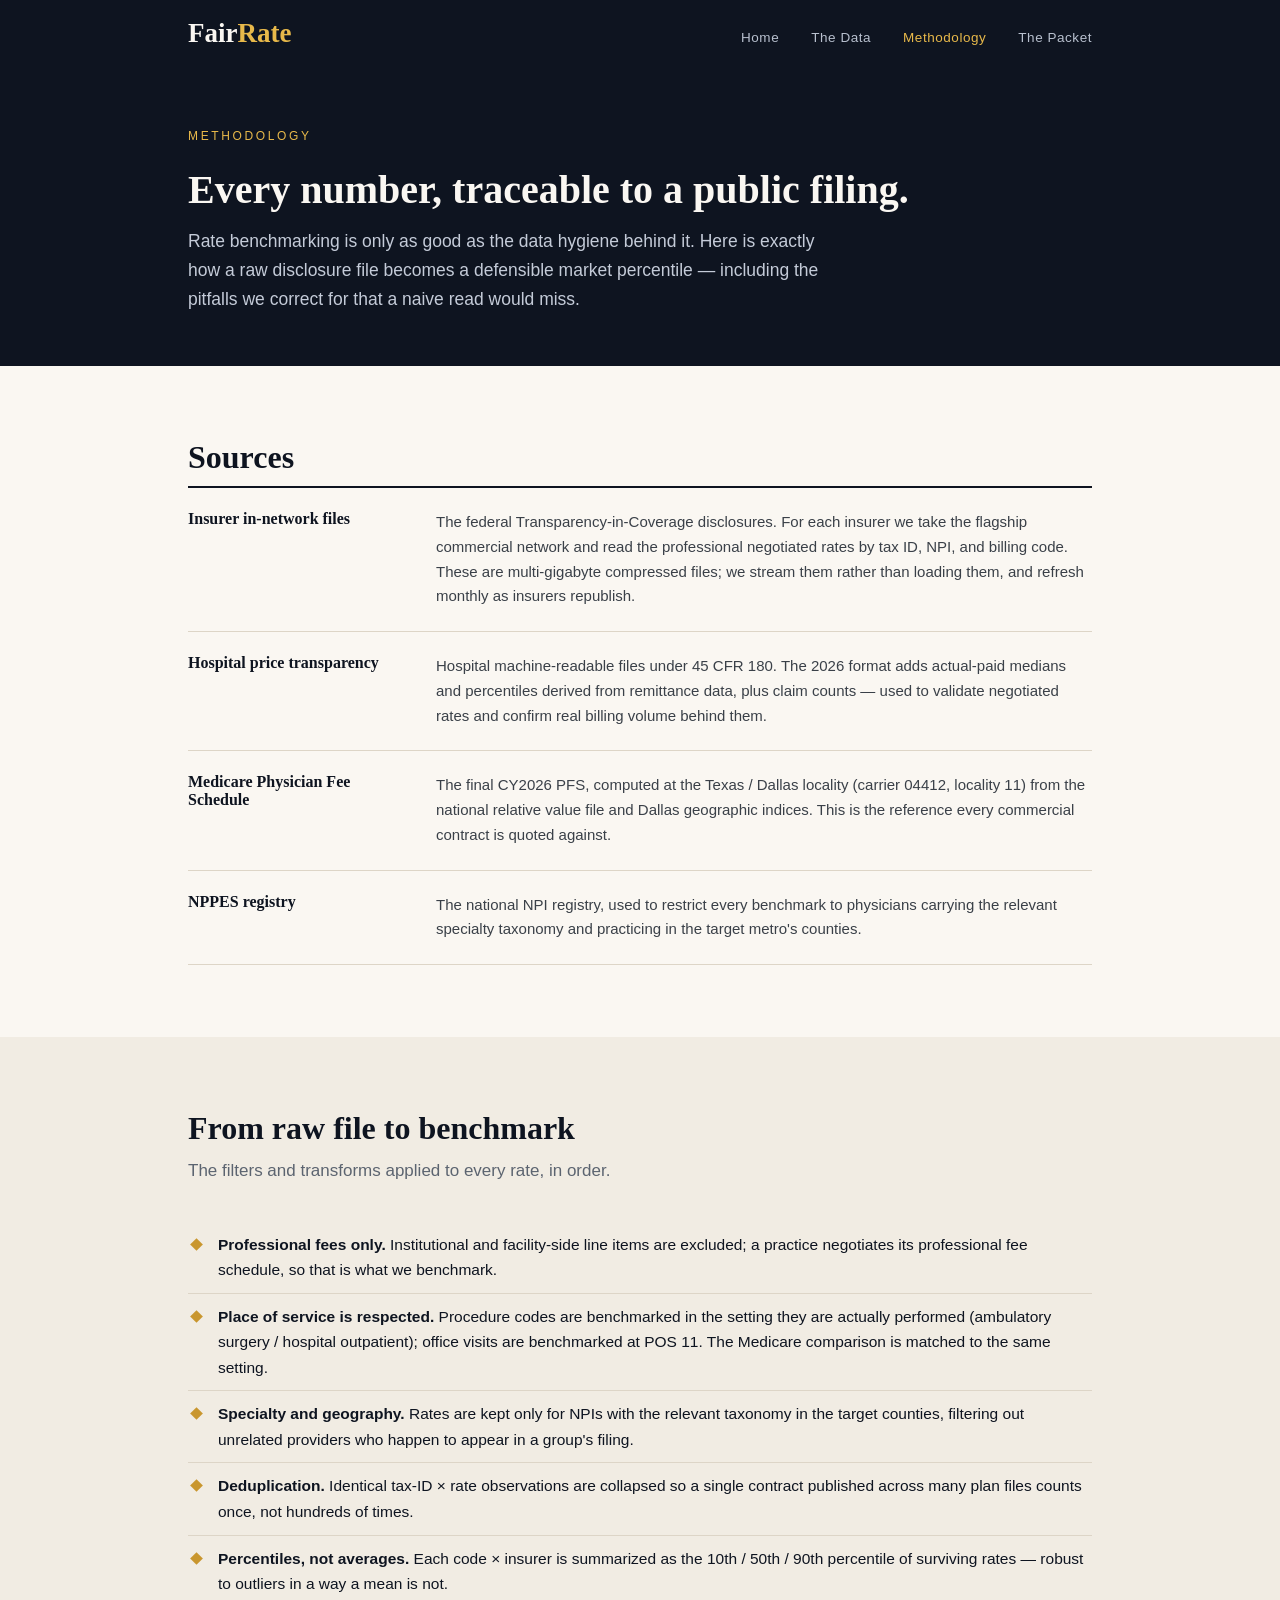
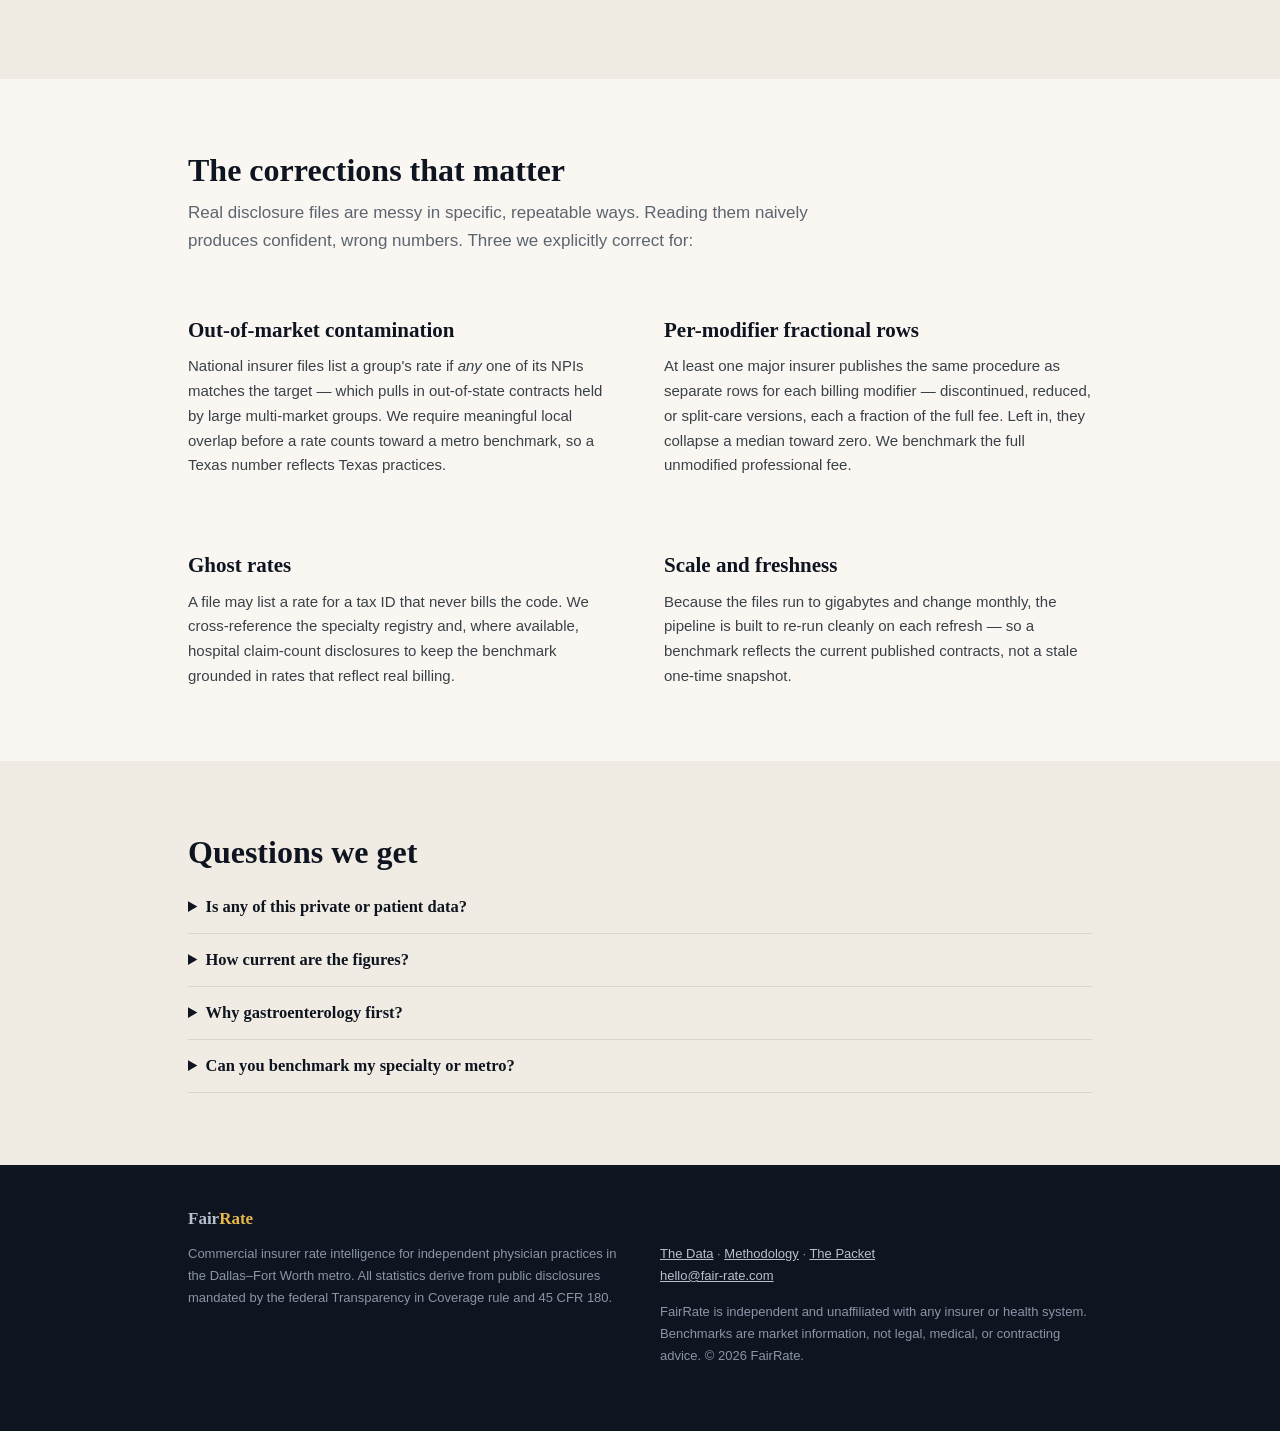
<file: methodology.html>
<!doctype html>
<html lang="en">
<head>
<meta charset="utf-8">
<meta name="viewport" content="width=device-width, initial-scale=1">
<title>Methodology — FairRate</title>
<meta name="description" content="How FairRate builds commercial insurer rate benchmarks: sources, filters, deduplication, the Medicare baseline, and the data-quality decisions behind every number.">
<link rel="stylesheet" href="styles.css">
</head>
<body>

<nav class="site"><div class="wrap">
  <a class="brand" href="/">Fair<em>Rate</em></a>
  <span class="spacer"></span>
  <a class="nl" href="/">Home</a>
  <a class="nl" href="data.html">The Data</a>
  <a class="nl on" href="methodology.html">Methodology</a>
  <a class="nl" href="packet.html">The Packet</a>
</div></nav>

<header class="page-hero"><div class="wrap">
  <div class="kicker">Methodology</div>
  <h1>Every number, traceable to a public filing.</h1>
  <p>Rate benchmarking is only as good as the data hygiene behind it. Here is exactly how a
  raw disclosure file becomes a defensible market percentile — including the pitfalls we
  correct for that a naive read would miss.</p>
</div></header>

<section><div class="wrap">
  <h2 class="sec">Sources</h2>
  <dl class="defs">
    <div class="def"><dt>Insurer in-network files</dt><dd>The federal Transparency-in-Coverage
      disclosures. For each insurer we take the flagship commercial network and read the
      professional negotiated rates by tax ID, NPI, and billing code. These are multi-gigabyte
      compressed files; we stream them rather than loading them, and refresh monthly as insurers
      republish.</dd></div>
    <div class="def"><dt>Hospital price transparency</dt><dd>Hospital machine-readable files
      under 45 CFR 180. The 2026 format adds actual-paid medians and percentiles derived from
      remittance data, plus claim counts — used to validate negotiated rates and confirm real
      billing volume behind them.</dd></div>
    <div class="def"><dt>Medicare Physician Fee Schedule</dt><dd>The final CY2026 PFS, computed
      at the Texas / Dallas locality (carrier 04412, locality 11) from the national relative
      value file and Dallas geographic indices. This is the reference every commercial contract
      is quoted against.</dd></div>
    <div class="def"><dt>NPPES registry</dt><dd>The national NPI registry, used to restrict
      every benchmark to physicians carrying the relevant specialty taxonomy and practicing in
      the target metro's counties.</dd></div>
  </dl>
</div></section>

<section class="alt"><div class="wrap">
  <h2 class="sec">From raw file to benchmark</h2>
  <p class="sub">The filters and transforms applied to every rate, in order.</p>
  <ul class="checks">
    <li><strong>Professional fees only.</strong> Institutional and facility-side line items are
      excluded; a practice negotiates its professional fee schedule, so that is what we benchmark.</li>
    <li><strong>Place of service is respected.</strong> Procedure codes are benchmarked in the
      setting they are actually performed (ambulatory surgery / hospital outpatient); office
      visits are benchmarked at POS 11. The Medicare comparison is matched to the same setting.</li>
    <li><strong>Specialty and geography.</strong> Rates are kept only for NPIs with the relevant
      taxonomy in the target counties, filtering out unrelated providers who happen to appear in
      a group's filing.</li>
    <li><strong>Deduplication.</strong> Identical tax-ID &times; rate observations are collapsed
      so a single contract published across many plan files counts once, not hundreds of times.</li>
    <li><strong>Percentiles, not averages.</strong> Each code &times; insurer is summarized as the
      10th / 50th / 90th percentile of surviving rates — robust to outliers in a way a mean is not.</li>
  </ul>
</div></section>

<section><div class="wrap">
  <h2 class="sec">The corrections that matter</h2>
  <p class="sub">Real disclosure files are messy in specific, repeatable ways. Reading them
  naively produces confident, wrong numbers. Three we explicitly correct for:</p>
  <div class="cols2">
    <div>
      <h3>Out-of-market contamination</h3>
      <p style="color:#3A4048;font-size:15px">National insurer files list a group's rate if
      <em>any</em> one of its NPIs matches the target — which pulls in out-of-state contracts held
      by large multi-market groups. We require meaningful local overlap before a rate counts toward
      a metro benchmark, so a Texas number reflects Texas practices.</p>
    </div>
    <div>
      <h3>Per-modifier fractional rows</h3>
      <p style="color:#3A4048;font-size:15px">At least one major insurer publishes the same procedure
      as separate rows for each billing modifier — discontinued, reduced, or split-care versions,
      each a fraction of the full fee. Left in, they collapse a median toward zero. We benchmark the
      full unmodified professional fee.</p>
    </div>
    <div>
      <h3>Ghost rates</h3>
      <p style="color:#3A4048;font-size:15px">A file may list a rate for a tax ID that never bills
      the code. We cross-reference the specialty registry and, where available, hospital claim-count
      disclosures to keep the benchmark grounded in rates that reflect real billing.</p>
    </div>
    <div>
      <h3>Scale and freshness</h3>
      <p style="color:#3A4048;font-size:15px">Because the files run to gigabytes and change monthly,
      the pipeline is built to re-run cleanly on each refresh — so a benchmark reflects the current
      published contracts, not a stale one-time snapshot.</p>
    </div>
  </div>
</div></section>

<section class="alt"><div class="wrap">
  <h2 class="sec">Questions we get</h2>
  <details><summary>Is any of this private or patient data?</summary>
    <p>No. Every input is a public disclosure an insurer or hospital is legally required to publish.
    There is no claims data, no remittance detail tied to individuals, and nothing that touches
    protected health information.</p></details>
  <details><summary>How current are the figures?</summary>
    <p>Insurers republish their in-network files monthly. Benchmarks are rebuilt against the latest
    files each cycle, so a packet reflects the contracts in force at the time it is produced.</p></details>
  <details><summary>Why gastroenterology first?</summary>
    <p>Procedure-heavy specialties concentrate revenue in a small set of codes, so a compact
    benchmark covers most of the book — and their procedures occur in settings where hospital
    disclosures provide an independent cross-check. Ophthalmology is next.</p></details>
  <details><summary>Can you benchmark my specialty or metro?</summary>
    <p>The pipeline generalizes to any specialty and market where the disclosures exist.
    <a href="mailto:hello@fair-rate.com?subject=Benchmark%20request">Tell us what you need.</a></p></details>
</div></section>

<footer class="site"><div class="wrap">
  <a class="brand" href="/">Fair<em>Rate</em></a>
  <div class="cols2">
    <div><p>Commercial insurer rate intelligence for independent physician practices in the
      Dallas–Fort Worth metro. All statistics derive from public disclosures mandated by the
      federal Transparency in Coverage rule and 45 CFR 180.</p></div>
    <div><p><a href="data.html">The Data</a> · <a href="methodology.html">Methodology</a> ·
      <a href="packet.html">The Packet</a><br><a href="mailto:hello@fair-rate.com">hello@fair-rate.com</a></p>
      <p style="margin-top:14px">FairRate is independent and unaffiliated with any insurer or
      health system. Benchmarks are market information, not legal, medical, or contracting advice.
      &copy; 2026 FairRate.</p></div>
  </div>
</div></footer>

</body>
</html>
</file>
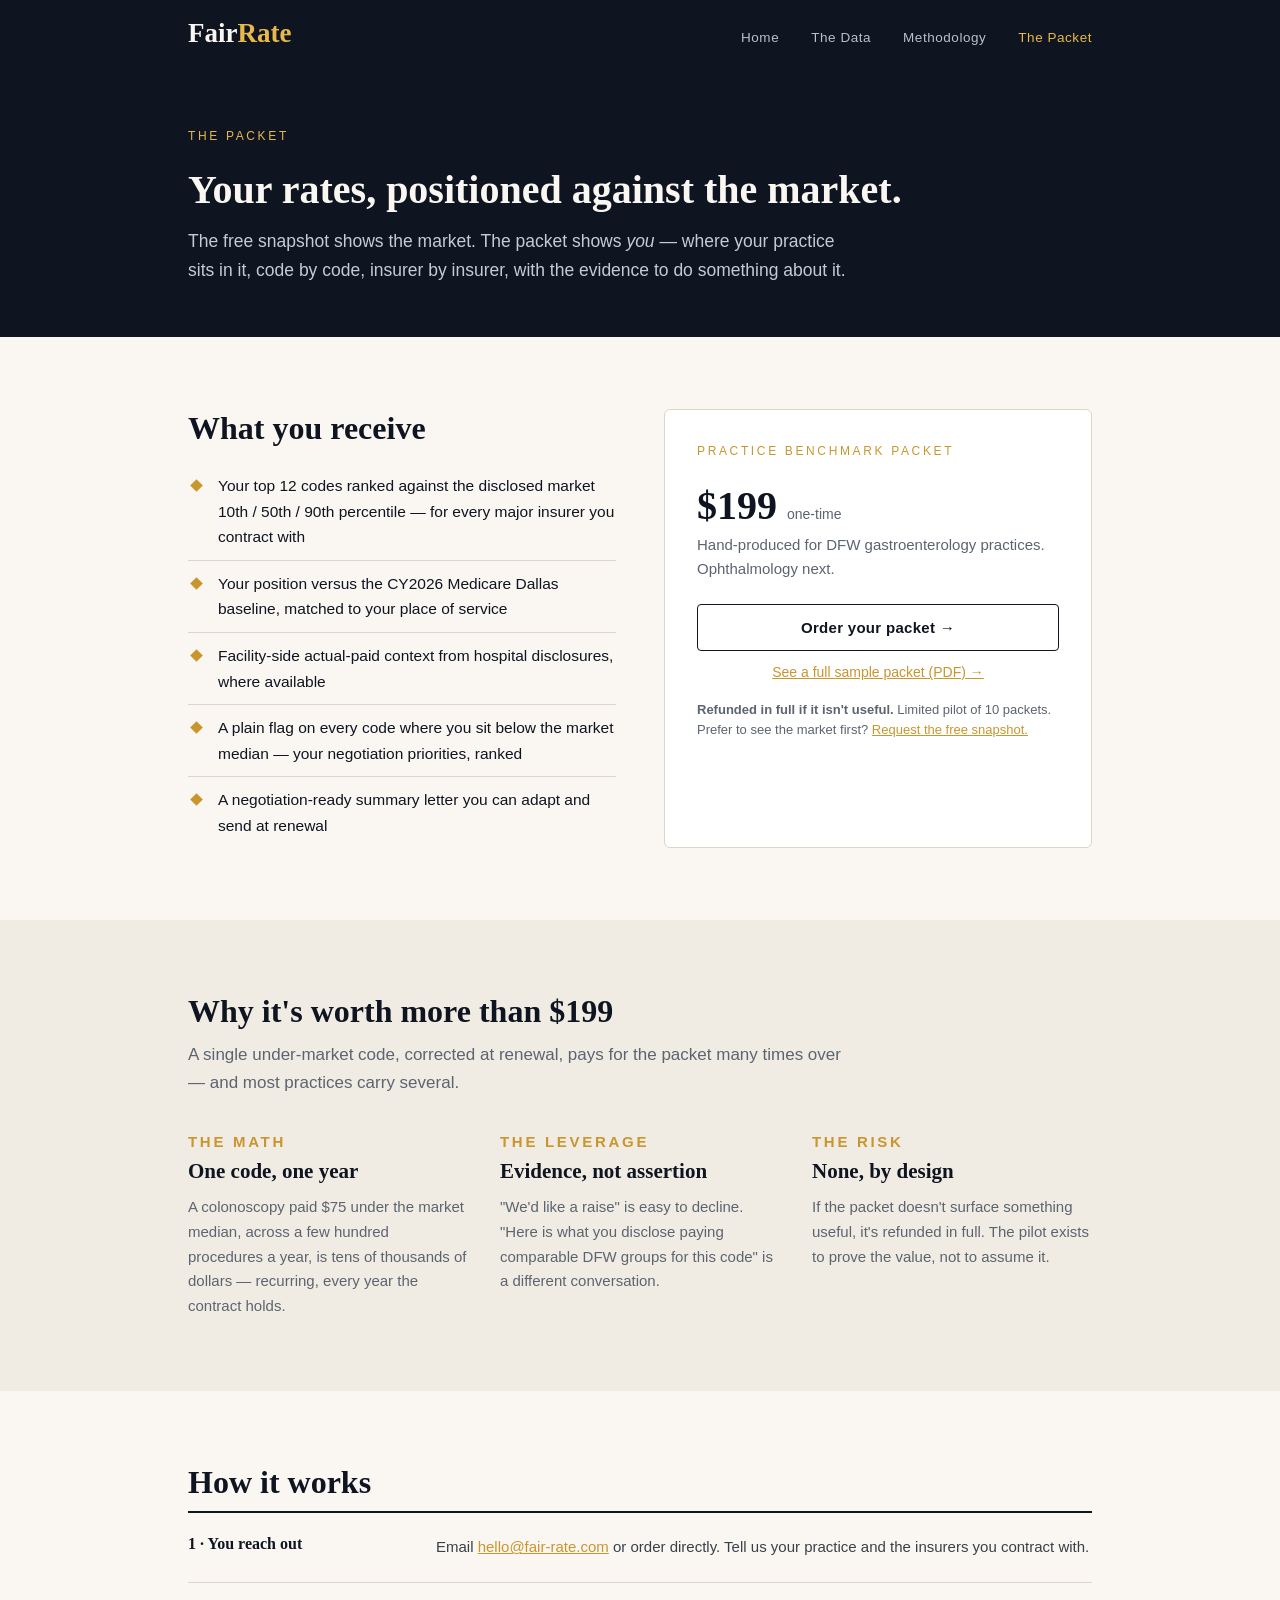
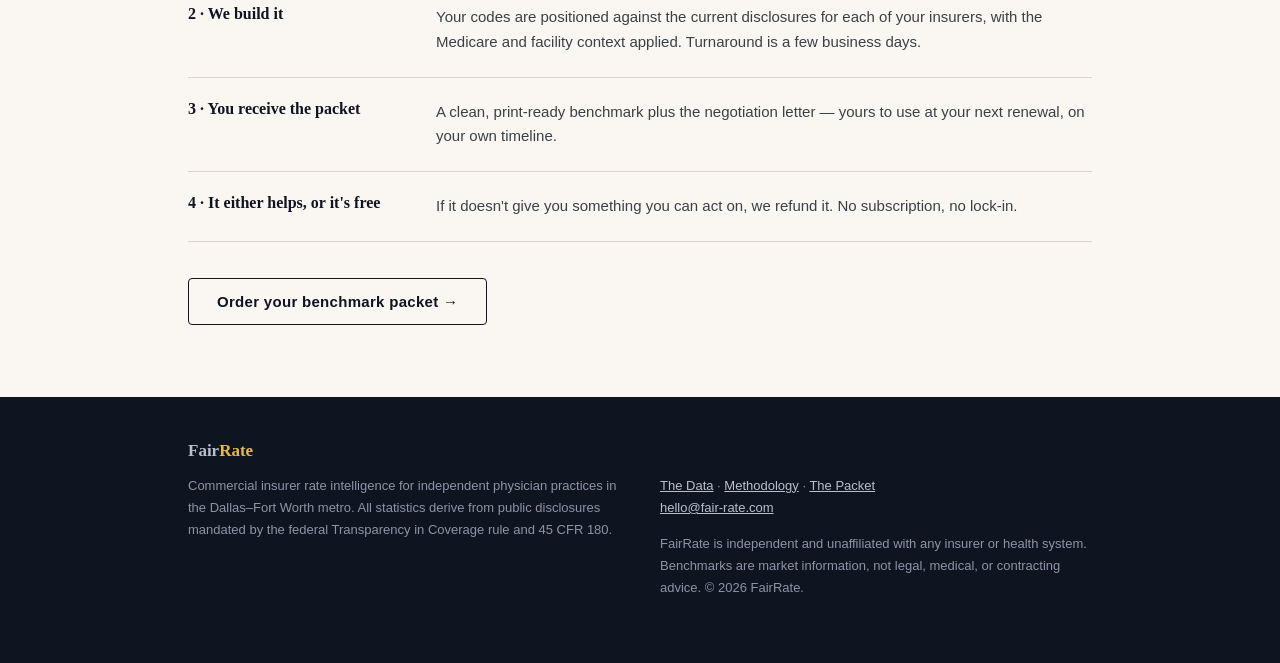
<file: packet.html>
<!doctype html>
<html lang="en">
<head>
<meta charset="utf-8">
<meta name="viewport" content="width=device-width, initial-scale=1">
<title>The Packet — FairRate</title>
<meta name="description" content="The FairRate Practice Benchmark Packet: your top 12 codes against the disclosed market, per insurer, plus a negotiation-ready letter. $199, refundable.">
<link rel="stylesheet" href="styles.css">
</head>
<body>

<nav class="site"><div class="wrap">
  <a class="brand" href="/">Fair<em>Rate</em></a>
  <span class="spacer"></span>
  <a class="nl" href="/">Home</a>
  <a class="nl" href="data.html">The Data</a>
  <a class="nl" href="methodology.html">Methodology</a>
  <a class="nl on" href="packet.html">The Packet</a>
</div></nav>

<header class="page-hero"><div class="wrap">
  <div class="kicker">The Packet</div>
  <h1>Your rates, positioned against the market.</h1>
  <p>The free snapshot shows the market. The packet shows <em>you</em> — where your practice
  sits in it, code by code, insurer by insurer, with the evidence to do something about it.</p>
</div></header>

<section><div class="wrap">
  <div class="cols2">
    <div>
      <h2 class="sec">What you receive</h2>
      <ul class="checks">
        <li>Your top 12 codes ranked against the disclosed market 10th / 50th / 90th percentile — for every major insurer you contract with</li>
        <li>Your position versus the CY2026 Medicare Dallas baseline, matched to your place of service</li>
        <li>Facility-side actual-paid context from hospital disclosures, where available</li>
        <li>A plain flag on every code where you sit below the market median — your negotiation priorities, ranked</li>
        <li>A negotiation-ready summary letter you can adapt and send at renewal</li>
      </ul>
    </div>
    <div class="card">
      <div class="kicker" style="color:var(--amber)">Practice Benchmark Packet</div>
      <div class="price" style="margin:8px 0 4px">$199 <small>one-time</small></div>
      <p style="color:var(--gray);font-size:15px">Hand-produced for DFW gastroenterology practices.
      Ophthalmology next.</p>
      <p style="margin:22px 0 10px"><a class="btn dline" href="https://buy.stripe.com/9B69AM9zvcLVguZasfeQM00" style="width:100%;text-align:center">Order your packet &rarr;</a></p>
      <p style="text-align:center;margin:0 0 16px;font-size:14px"><a href="sample-packet.pdf" target="_blank" rel="noopener">See a full sample packet (PDF) &rarr;</a></p>
      <p class="fine"><strong>Refunded in full if it isn't useful.</strong> Limited pilot of 10 packets.
      Prefer to see the market first? <a href="mailto:hello@fair-rate.com?subject=Send%20me%20the%20DFW%20GI%20benchmark">Request the free snapshot.</a></p>
    </div>
  </div>
</div></section>

<section class="alt"><div class="wrap">
  <h2 class="sec">Why it's worth more than $199</h2>
  <p class="sub">A single under-market code, corrected at renewal, pays for the packet many times
  over — and most practices carry several.</p>
  <div class="cols3">
    <div class="step"><div class="n">THE MATH</div><h3>One code, one year</h3>
      <p>A colonoscopy paid $75 under the market median, across a few hundred procedures a
      year, is tens of thousands of dollars — recurring, every year the contract holds.</p></div>
    <div class="step"><div class="n">THE LEVERAGE</div><h3>Evidence, not assertion</h3>
      <p>"We'd like a raise" is easy to decline. "Here is what you disclose paying comparable
      DFW groups for this code" is a different conversation.</p></div>
    <div class="step"><div class="n">THE RISK</div><h3>None, by design</h3>
      <p>If the packet doesn't surface something useful, it's refunded in full. The pilot exists
      to prove the value, not to assume it.</p></div>
  </div>
</div></section>

<section><div class="wrap">
  <h2 class="sec">How it works</h2>
  <dl class="defs">
    <div class="def"><dt>1 · You reach out</dt><dd>Email <a href="mailto:hello@fair-rate.com?subject=Benchmark%20packet">hello@fair-rate.com</a>
      or order directly. Tell us your practice and the insurers you contract with.</dd></div>
    <div class="def"><dt>2 · We build it</dt><dd>Your codes are positioned against the current
      disclosures for each of your insurers, with the Medicare and facility context applied.
      Turnaround is a few business days.</dd></div>
    <div class="def"><dt>3 · You receive the packet</dt><dd>A clean, print-ready benchmark plus the
      negotiation letter — yours to use at your next renewal, on your own timeline.</dd></div>
    <div class="def"><dt>4 · It either helps, or it's free</dt><dd>If it doesn't give you something
      you can act on, we refund it. No subscription, no lock-in.</dd></div>
  </dl>
  <p style="margin-top:36px"><a class="btn dline" href="https://buy.stripe.com/9B69AM9zvcLVguZasfeQM00">Order your benchmark packet &rarr;</a></p>
</div></section>

<footer class="site"><div class="wrap">
  <a class="brand" href="/">Fair<em>Rate</em></a>
  <div class="cols2">
    <div><p>Commercial insurer rate intelligence for independent physician practices in the
      Dallas–Fort Worth metro. All statistics derive from public disclosures mandated by the
      federal Transparency in Coverage rule and 45 CFR 180.</p></div>
    <div><p><a href="data.html">The Data</a> · <a href="methodology.html">Methodology</a> ·
      <a href="packet.html">The Packet</a><br><a href="mailto:hello@fair-rate.com">hello@fair-rate.com</a></p>
      <p style="margin-top:14px">FairRate is independent and unaffiliated with any insurer or
      health system. Benchmarks are market information, not legal, medical, or contracting advice.
      &copy; 2026 FairRate.</p></div>
  </div>
</div></footer>

</body>
</html>
</file>
<file: styles.css>
/* FairRate — research-journal aesthetic */
:root {
  --ink: #0E1420;
  --ink-2: #1A2332;
  --paper: #FAF7F2;
  --paper-2: #F1ECE3;
  --amber: #C9962E;
  --amber-2: #E8B94A;
  --gray: #5C6470;
  --line: #DDD5C7;
  --line-dark: #2A3548;
  --serif: 'Iowan Old Style', 'Palatino Linotype', Palatino, Georgia, serif;
  --sans: -apple-system, 'Helvetica Neue', 'Segoe UI', Arial, sans-serif;
  color-scheme: light;
}
* { box-sizing: border-box; margin: 0; }
body { background: var(--paper); color: var(--ink); font: 16.5px/1.65 var(--sans); }
.wrap { max-width: 960px; margin: 0 auto; padding: 0 28px; }

nav.site { background: var(--ink); color: var(--paper); position: sticky; top: 0; z-index: 10; }
nav.site .wrap { display: flex; align-items: baseline; gap: 32px; padding: 18px 28px; }
.brand { font: 700 27px var(--serif); color: var(--paper); text-decoration: none; }
.brand em { font-style: normal; color: var(--amber-2); }
nav.site .spacer { flex: 1; }
nav.site a.nl { color: #B8C0CE; text-decoration: none; font-size: 13.5px; letter-spacing: .04em; }
nav.site a.nl:hover, nav.site a.nl.on { color: var(--amber-2); }

.hero { background: var(--ink); color: var(--paper); padding: 84px 0 72px; }
.kicker { font-size: 12px; letter-spacing: .22em; text-transform: uppercase; color: var(--amber-2); margin-bottom: 20px; }
.hero h1 { font: 600 52px/1.12 var(--serif); letter-spacing: -.01em; max-width: 720px; }
.hero h1 .hl { color: var(--amber-2); }
.hero p.lede { margin-top: 24px; font-size: 20px; line-height: 1.6; color: #C4CBD8; max-width: 640px; }
.actions { margin-top: 36px; display: flex; gap: 16px; flex-wrap: wrap; }

.page-hero { background: var(--ink); color: var(--paper); padding: 60px 0 52px; }
.page-hero h1 { font: 600 40px/1.15 var(--serif); }
.page-hero p { margin-top: 14px; color: #C4CBD8; max-width: 660px; font-size: 17.5px; }

.btn { display: inline-block; padding: 14px 28px; border-radius: 4px; text-decoration: none; font: 600 15px var(--sans); letter-spacing: .02em; }
.btn.gold { background: var(--amber); color: var(--ink); }
.btn.gold:hover { background: var(--amber-2); }
.btn.line { border: 1px solid #4A5568; color: var(--paper); }
.btn.line:hover { border-color: var(--amber-2); color: var(--amber-2); }
.btn.dline { border: 1.5px solid var(--ink); color: var(--ink); }
.btn.dline:hover { border-color: var(--amber); color: var(--amber); }

.statband { background: var(--ink-2); border-top: 1px solid var(--line-dark); color: var(--paper); }
.statband .wrap { display: flex; flex-wrap: wrap; }
.statband .stat { flex: 1 1 220px; padding: 30px 28px 30px 0; }
.statband .stat + .stat { border-left: 1px solid var(--line-dark); padding-left: 28px; }
.statband .v { font: 600 40px/1 var(--serif); color: var(--amber-2); }
.statband .l { margin-top: 8px; font-size: 13.5px; color: #9AA4B5; line-height: 1.5; }

section { padding: 72px 0; }
section.alt { background: var(--paper-2); }
h2.sec { font: 600 32px/1.2 var(--serif); margin-bottom: 10px; }
p.sub { color: var(--gray); max-width: 660px; margin-bottom: 36px; font-size: 17px; }
h3 { font: 600 21px/1.3 var(--serif); margin: 26px 0 10px; }
p + p { margin-top: 12px; }
.cols2 { display: grid; grid-template-columns: 1fr 1fr; gap: 48px; }
.cols3 { display: grid; grid-template-columns: 1fr 1fr 1fr; gap: 32px; }
.scroll-x { overflow-x: auto; -webkit-overflow-scrolling: touch; }
.scroll-hint { display: none; font-size: 13px; color: var(--gray); margin-bottom: 10px; }
@media (max-width: 760px) {
  .cols2, .cols3 { grid-template-columns: 1fr; }
  .hero h1 { font-size: 36px; } .page-hero h1 { font-size: 30px; }
  /* Nav: brand on its own line, links in a tidy row beneath */
  nav.site .wrap { flex-wrap: wrap; gap: 12px 18px; align-items: center; padding-top: 15px; padding-bottom: 15px; }
  nav.site .spacer { display: none; }
  nav.site .brand { width: 100%; }
  /* Stat band: stack full-width with top dividers instead of left borders */
  .statband .stat { flex-basis: 100%; padding: 22px 0; }
  .statband .stat + .stat { border-left: none; border-top: 1px solid var(--line-dark); padding-left: 0; }
  .scroll-hint { display: block; }
}

.card { background: #fff; border: 1px solid var(--line); border-radius: 6px; padding: 32px; }
.step .n { font: 600 15px var(--sans); color: var(--amber); letter-spacing: .18em; }
.step h3 { margin-top: 8px; }
.step p { color: var(--gray); font-size: 15px; }

table.ladder { width: 100%; border-collapse: collapse; background: #fff; border: 1px solid var(--line); font-size: 15px; }
table.ladder th { font: 600 12px var(--sans); letter-spacing: .1em; text-transform: uppercase; text-align: left; padding: 14px 18px; border-bottom: 2px solid var(--ink); }
table.ladder td { padding: 13px 18px; border-bottom: 1px solid var(--line); font-variant-numeric: tabular-nums; }
table.ladder td.r, table.ladder th.r { text-align: right; }
table.ladder tr:last-child td { border-bottom: none; }
.bar { display: inline-block; height: 9px; background: var(--amber); border-radius: 2px; vertical-align: middle; margin-right: 10px; }
.fine { font-size: 13px; color: var(--gray); margin-top: 14px; line-height: 1.55; }
.price { font: 700 40px var(--serif); }
.price small { font: 400 14px var(--sans); color: var(--gray); }

ul.checks { list-style: none; margin: 16px 0 0; padding: 0; }
ul.checks li { padding: 10px 0 10px 30px; position: relative; border-bottom: 1px solid var(--line); font-size: 15.5px; }
ul.checks li:last-child { border-bottom: none; }
ul.checks li::before { content: ""; position: absolute; left: 4px; top: 18px; width: 9px; height: 9px; background: var(--amber); transform: rotate(45deg); }

.defs { border-top: 2px solid var(--ink); }
.def { display: grid; grid-template-columns: 220px 1fr; gap: 28px; padding: 22px 0; border-bottom: 1px solid var(--line); }
.def dt { font: 600 16px var(--serif); }
.def dd { margin: 0; color: #3A4048; font-size: 15px; line-height: 1.65; }
@media (max-width: 760px) { .def { grid-template-columns: 1fr; gap: 6px; } }

details { border-bottom: 1px solid var(--line); padding: 16px 0; }
details summary { font: 600 16.5px var(--serif); cursor: pointer; }
details p { margin-top: 10px; color: #3A4048; font-size: 15px; }

footer.site { background: var(--ink); color: #8B95A7; padding: 44px 0 64px; font-size: 13px; line-height: 1.7; }
footer.site a { color: #B8C0CE; }
footer.site .brand { font-size: 17px; display: inline-block; margin-bottom: 10px; }
footer.site .cols2 { gap: 40px; margin-top: 4px; }
a { color: var(--amber); }
.mono { font-variant-numeric: tabular-nums; }

/* specialty picker — metro-grouped subnav on The Data pages */
.spec-picker-row { display: flex; align-items: center; gap: 16px;
  margin-top: 12px; flex-wrap: wrap; }
.spec-picker-row:first-of-type { margin-top: 30px; }
.spec-picker-metro { font: 600 12px var(--sans); letter-spacing: .14em;
  text-transform: uppercase; color: #8B95A7; flex: 0 0 175px; }
@media (max-width: 760px) { .spec-picker-metro { flex-basis: 100%; } }
.spec-picker { display: flex; gap: 10px; flex-wrap: wrap; }
.spec-picker a { display: inline-block; padding: 10px 22px; border-radius: 4px;
  border: 1px solid #4A5568; color: #C4CBD8; text-decoration: none;
  font: 600 14px var(--sans); letter-spacing: .05em; text-transform: uppercase; }
.spec-picker a:hover { border-color: var(--amber-2); color: var(--amber-2); }
.spec-picker a.on { background: var(--amber); border-color: var(--amber);
  color: var(--ink); cursor: default; }
</file>
